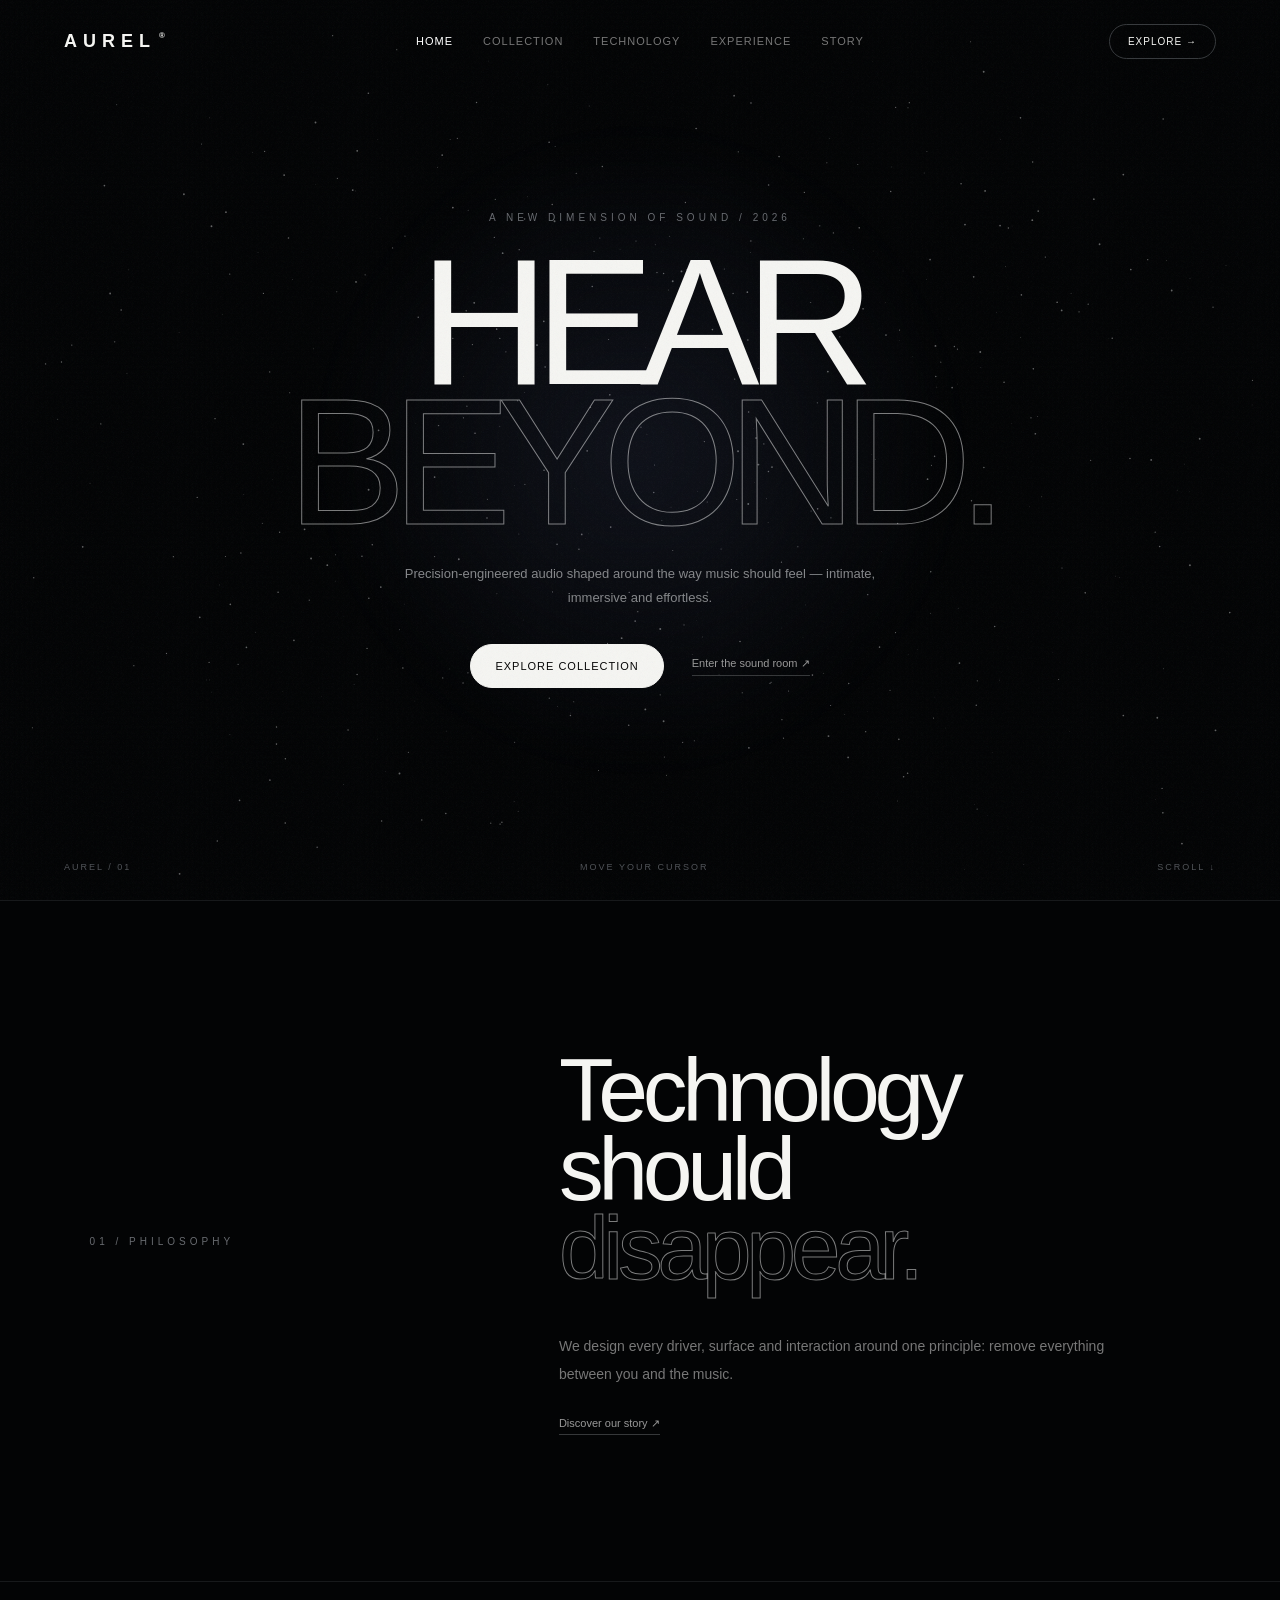
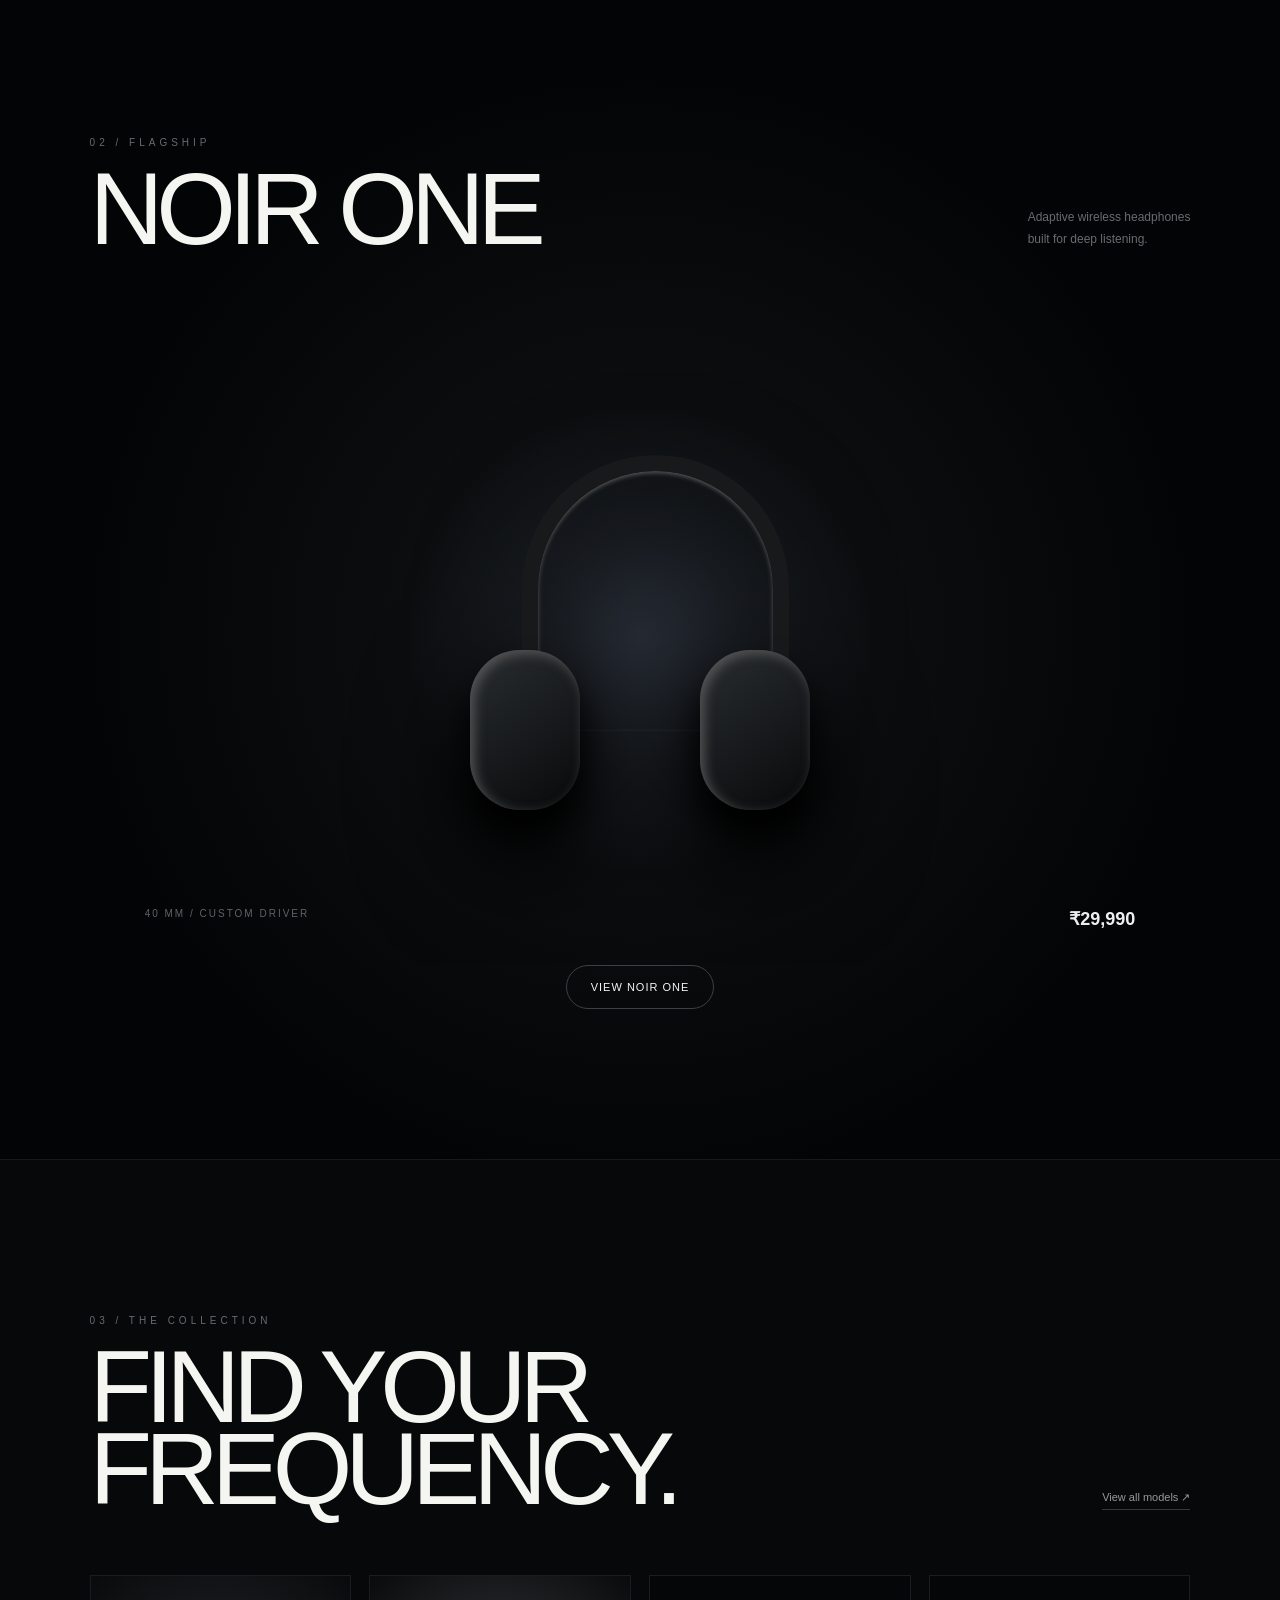
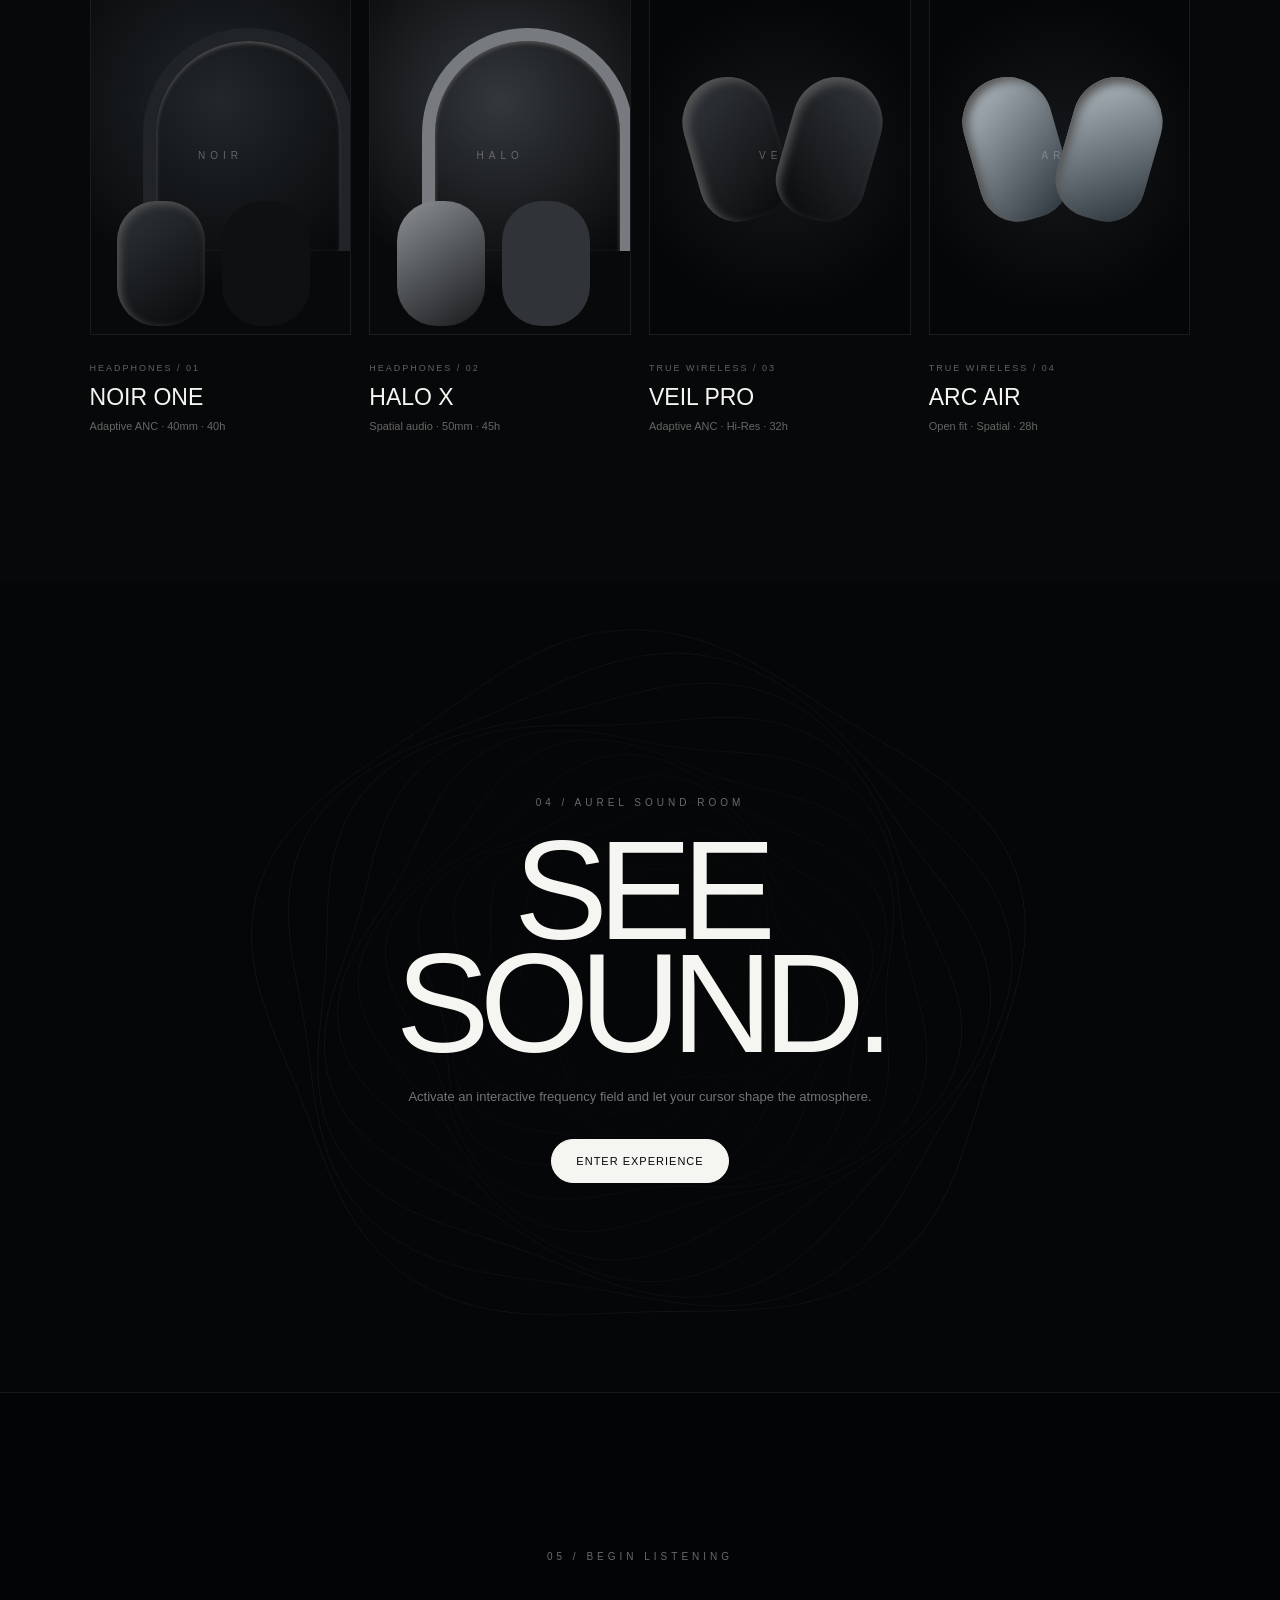
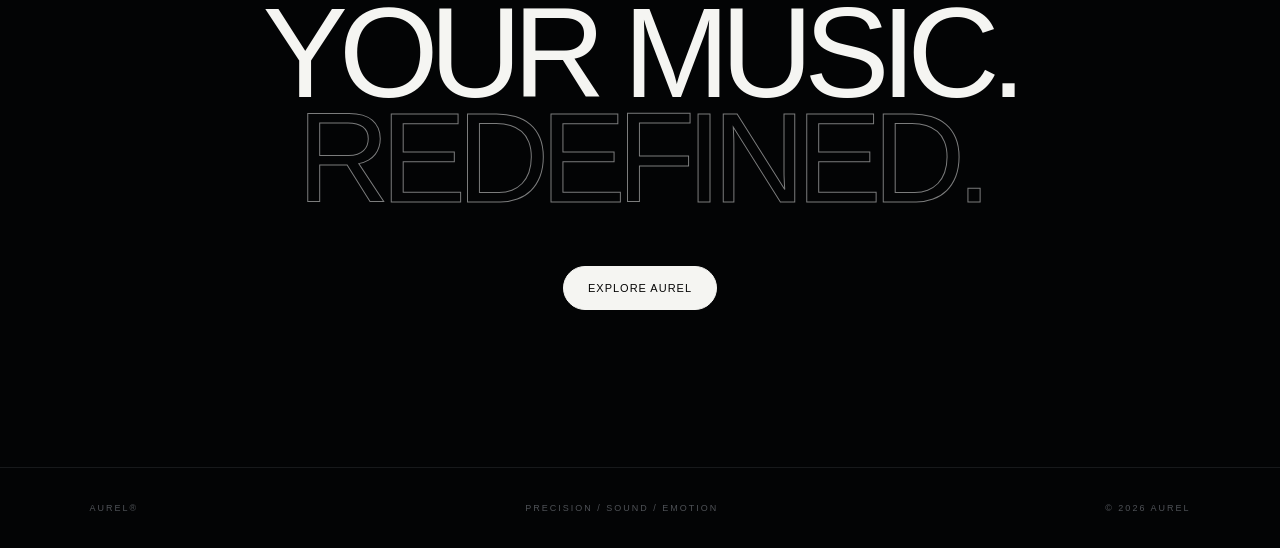
<file: index.html>
<!DOCTYPE html>
<html lang="en">
<head>
<meta charset="UTF-8">
<meta name="viewport" content="width=device-width, initial-scale=1.0">
<title>AUREL — Hear Beyond</title>
<meta name="description" content="AUREL premium audio — headphones, earphones and immersive sound experiences.">
<link rel="stylesheet" href="style.css">
</head>
<body>
<div class="grain"></div>

<header class="nav" id="nav">
  <a class="brand" href="index.html">AUREL<span>®</span></a>
  <nav>
    <a class="active" href="index.html">Home</a>
    <a href="collection.html">Collection</a>
    <a href="technology.html">Technology</a>
    <a href="experience.html">Experience</a>
    <a href="story.html">Story</a>
  </nav>
  <a class="nav-cta" href="collection.html">Explore →</a>
  <button class="menu" aria-label="Open menu">☰</button>
</header>

<main>
<section class="hero">
  <canvas id="fluidCanvas"></canvas>
  <div class="hero-glow"></div>
  <div class="hero-copy">
    <p class="eyebrow">A NEW DIMENSION OF SOUND / 2026</p>
    <h1>HEAR<br><span>BEYOND.</span></h1>
    <p class="hero-text">Precision-engineered audio shaped around the way music should feel — intimate, immersive and effortless.</p>
    <div class="actions">
      <a class="button light" href="collection.html">Explore collection</a>
      <a class="text-link" href="experience.html">Enter the sound room ↗</a>
    </div>
  </div>
  <div class="hero-meta"><span>AUREL / 01</span><span>MOVE YOUR CURSOR</span><span>SCROLL ↓</span></div>
</section>

<section class="statement section">
  <div class="section-label">01 / PHILOSOPHY</div>
  <div>
    <h2>Technology should<br><em>disappear.</em></h2>
    <p>We design every driver, surface and interaction around one principle: remove everything between you and the music.</p>
    <a class="text-link" href="story.html">Discover our story ↗</a>
  </div>
</section>

<section class="featured section">
  <div class="section-top">
    <div><span class="section-label">02 / FLAGSHIP</span><h2>NOIR ONE</h2></div>
    <p>Adaptive wireless headphones<br>built for deep listening.</p>
  </div>
  <div class="product-stage">
    <div class="product-orb"></div>
    <div class="headphone art-headphone"><i></i><b></b><b></b></div>
    <div class="stage-info"><span>40 MM / CUSTOM DRIVER</span><strong>₹29,990</strong></div>
  </div>
  <div class="center"><a class="button outline" href="product.html?id=noir-one">View NOIR ONE</a></div>
</section>

<section class="models-preview section">
  <div class="section-top"><div><span class="section-label">03 / THE COLLECTION</span><h2>FIND YOUR<br>FREQUENCY.</h2></div><a class="text-link" href="collection.html">View all models ↗</a></div>
  <div class="model-grid">
    <a class="model-card" href="product.html?id=noir-one"><div class="model-art headphone-art"><span>NOIR</span></div><small>HEADPHONES / 01</small><h3>NOIR ONE</h3><p>Adaptive ANC · 40mm · 40h</p></a>
    <a class="model-card" href="product.html?id=halo-x"><div class="model-art headphone-art silver"><span>HALO</span></div><small>HEADPHONES / 02</small><h3>HALO X</h3><p>Spatial audio · 50mm · 45h</p></a>
    <a class="model-card" href="product.html?id=veil-pro"><div class="model-art buds-art"><span>VEIL</span></div><small>TRUE WIRELESS / 03</small><h3>VEIL PRO</h3><p>Adaptive ANC · Hi-Res · 32h</p></a>
    <a class="model-card" href="product.html?id=arc-air"><div class="model-art buds-art clear"><span>ARC</span></div><small>TRUE WIRELESS / 04</small><h3>ARC AIR</h3><p>Open fit · Spatial · 28h</p></a>
  </div>
</section>

<section class="experience-teaser">
  <div class="experience-copy"><span class="section-label">04 / AUREL SOUND ROOM</span><h2>SEE<br>SOUND.</h2><p>Activate an interactive frequency field and let your cursor shape the atmosphere.</p><a class="button light" href="experience.html">Enter experience</a></div>
  <canvas id="waveCanvas"></canvas>
</section>

<section class="cta section">
  <span class="section-label">05 / BEGIN LISTENING</span>
  <h2>YOUR MUSIC.<br><em>REDEFINED.</em></h2>
  <a class="button light" href="collection.html">Explore AUREL</a>
</section>
</main>

<footer><span>AUREL®</span><span>PRECISION / SOUND / EMOTION</span><span>© 2026 AUREL</span></footer>
<script src="app.js"></script>
</body>
</html>
</file>
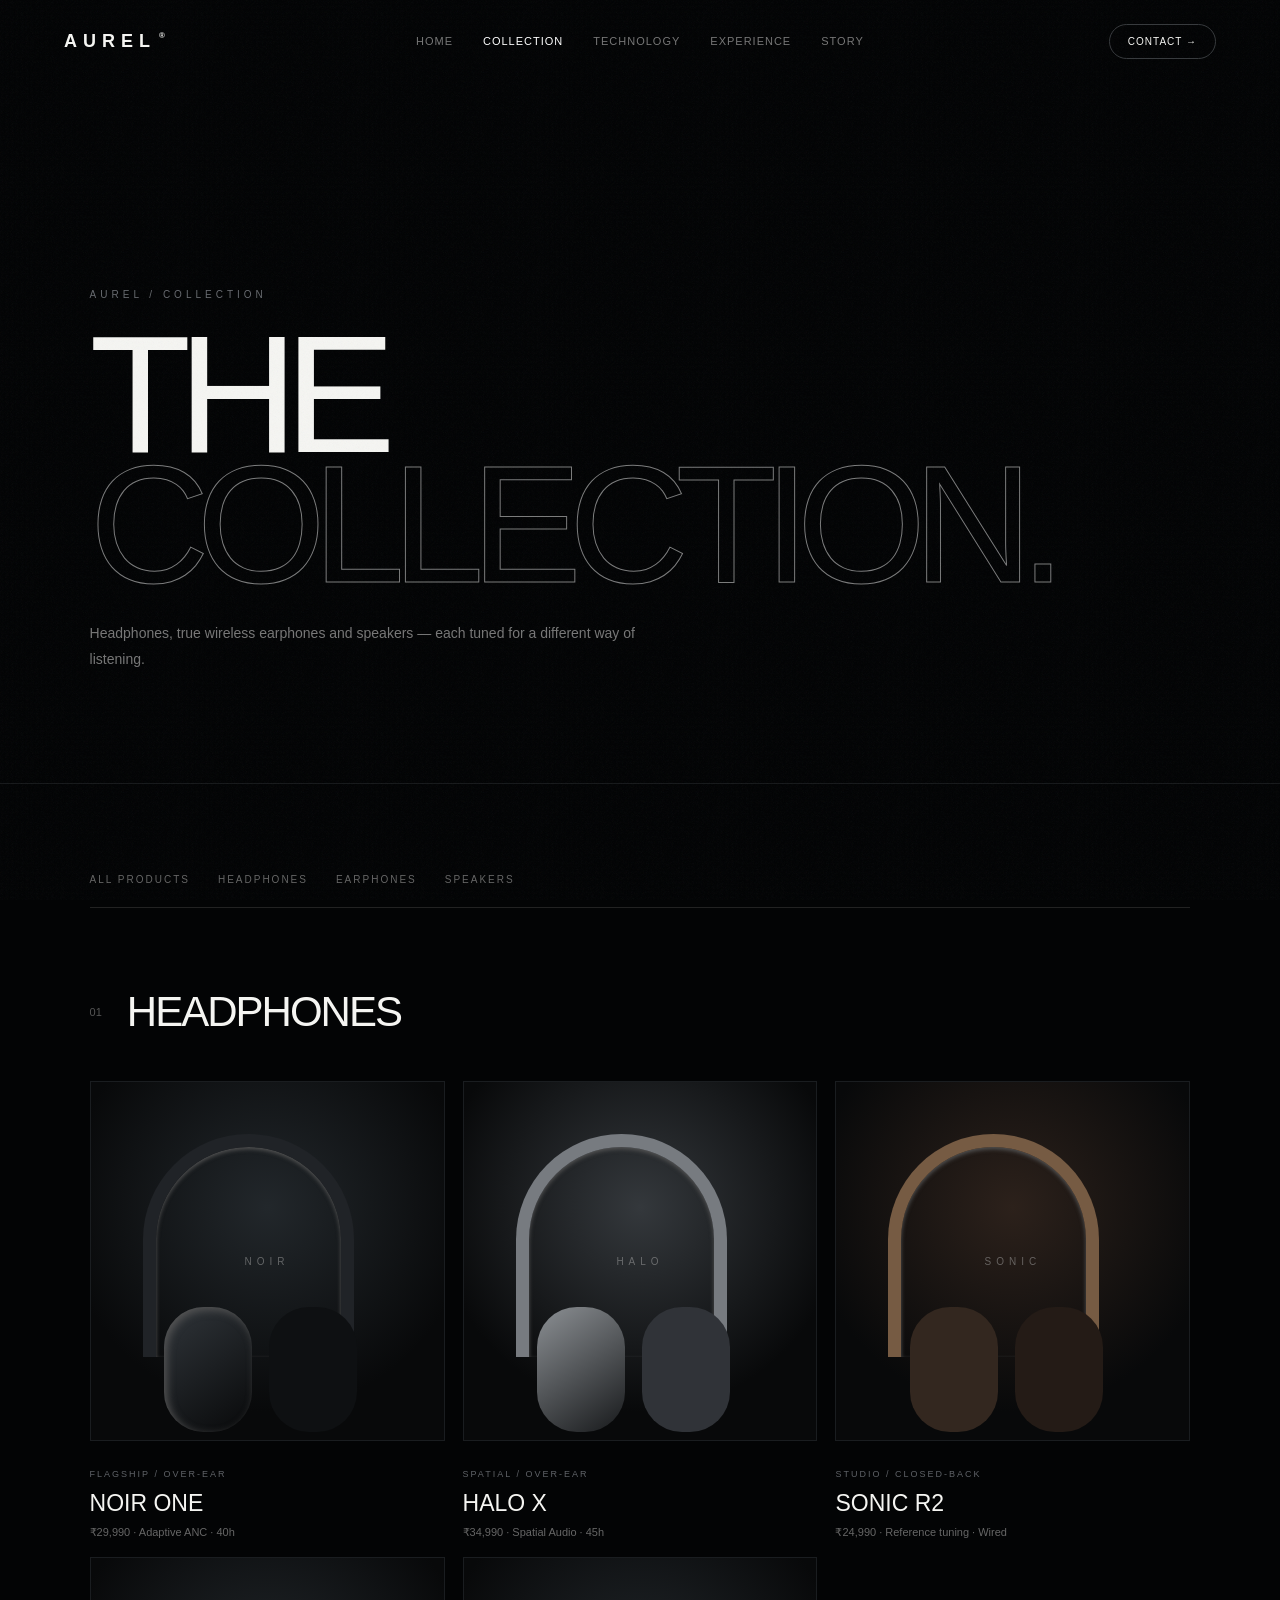
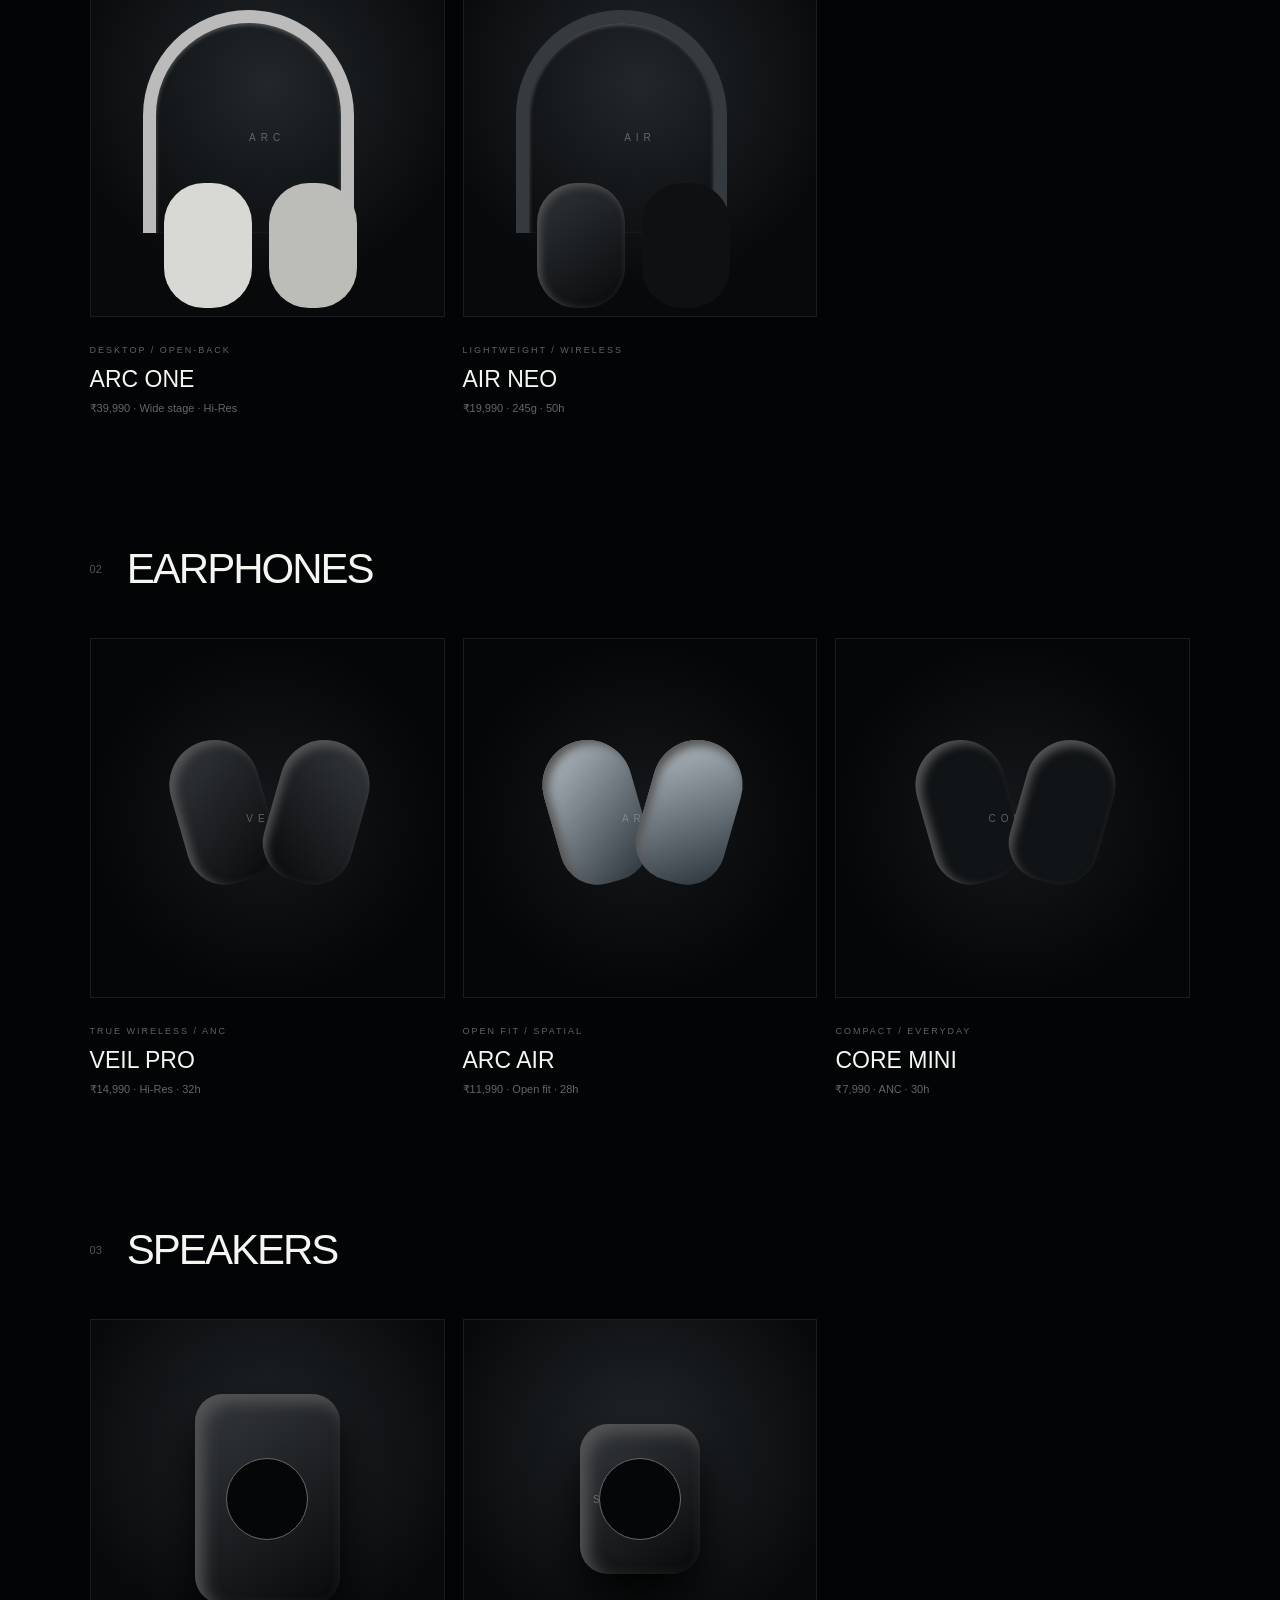
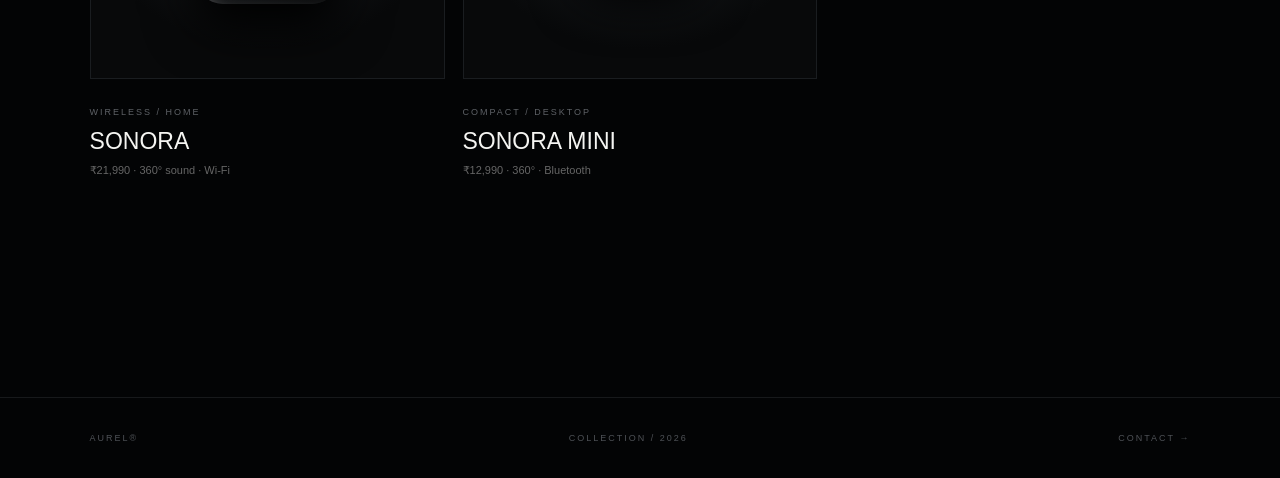
<file: collection.html>
<!DOCTYPE html>
<html lang="en"><head>
<meta charset="UTF-8"><meta name="viewport" content="width=device-width,initial-scale=1.0">
<title>AUREL — Collection</title><link rel="stylesheet" href="style.css">
</head><body><div class="grain"></div>
<header class="nav" id="nav"><a class="brand" href="index.html">AUREL<span>®</span></a><nav>
<a href="index.html">Home</a><a class="active" href="collection.html">Collection</a><a href="technology.html">Technology</a><a href="experience.html">Experience</a><a href="story.html">Story</a></nav><a class="nav-cta" href="contact.html">Contact →</a><button class="menu">☰</button></header>
<main class="page">
<section class="page-hero"><span class="section-label">AUREL / COLLECTION</span><h1>THE<br><em>COLLECTION.</em></h1><p>Headphones, true wireless earphones and speakers — each tuned for a different way of listening.</p></section>
<section class="catalog">
<div class="filter-row"><span>ALL PRODUCTS</span><a href="#headphones">HEADPHONES</a><a href="#earphones">EARPHONES</a><a href="#speakers">SPEAKERS</a></div>
<div id="headphones" class="catalog-section"><div class="catalog-title"><span>01</span><h2>HEADPHONES</h2></div><div class="model-grid three">
<a class="model-card" href="product.html?id=noir-one"><div class="model-art headphone-art"><span>NOIR</span></div><small>FLAGSHIP / OVER-EAR</small><h3>NOIR ONE</h3><p>₹29,990 · Adaptive ANC · 40h</p></a>
<a class="model-card" href="product.html?id=halo-x"><div class="model-art headphone-art silver"><span>HALO</span></div><small>SPATIAL / OVER-EAR</small><h3>HALO X</h3><p>₹34,990 · Spatial Audio · 45h</p></a>
<a class="model-card" href="product.html?id=sonic-r2"><div class="model-art headphone-art bronze"><span>SONIC</span></div><small>STUDIO / CLOSED-BACK</small><h3>SONIC R2</h3><p>₹24,990 · Reference tuning · Wired</p></a>
<a class="model-card" href="product.html?id=arc-one"><div class="model-art headphone-art white"><span>ARC</span></div><small>DESKTOP / OPEN-BACK</small><h3>ARC ONE</h3><p>₹39,990 · Wide stage · Hi-Res</p></a>
<a class="model-card" href="product.html?id=air-neo"><div class="model-art headphone-art graphite"><span>AIR</span></div><small>LIGHTWEIGHT / WIRELESS</small><h3>AIR NEO</h3><p>₹19,990 · 245g · 50h</p></a>
</div></div>
<div id="earphones" class="catalog-section"><div class="catalog-title"><span>02</span><h2>EARPHONES</h2></div><div class="model-grid three">
<a class="model-card" href="product.html?id=veil-pro"><div class="model-art buds-art"><span>VEIL</span></div><small>TRUE WIRELESS / ANC</small><h3>VEIL PRO</h3><p>₹14,990 · Hi-Res · 32h</p></a>
<a class="model-card" href="product.html?id=arc-air"><div class="model-art buds-art clear"><span>ARC</span></div><small>OPEN FIT / SPATIAL</small><h3>ARC AIR</h3><p>₹11,990 · Open fit · 28h</p></a>
<a class="model-card" href="product.html?id=core-mini"><div class="model-art buds-art dark"><span>CORE</span></div><small>COMPACT / EVERYDAY</small><h3>CORE MINI</h3><p>₹7,990 · ANC · 30h</p></a>
</div></div>
<div id="speakers" class="catalog-section"><div class="catalog-title"><span>03</span><h2>SPEAKERS</h2></div><div class="model-grid three">
<a class="model-card" href="product.html?id=sonora"><div class="model-art speaker-art"><span>SONORA</span></div><small>WIRELESS / HOME</small><h3>SONORA</h3><p>₹21,990 · 360° sound · Wi-Fi</p></a>
<a class="model-card" href="product.html?id=sonora-mini"><div class="model-art speaker-art mini"><span>SONORA M</span></div><small>COMPACT / DESKTOP</small><h3>SONORA MINI</h3><p>₹12,990 · 360° · Bluetooth</p></a>
</div></div>
</section></main>
<footer><span>AUREL®</span><span>COLLECTION / 2026</span><span><a href="contact.html">CONTACT →</a></span></footer><script src="app.js"></script></body></html>
</file>
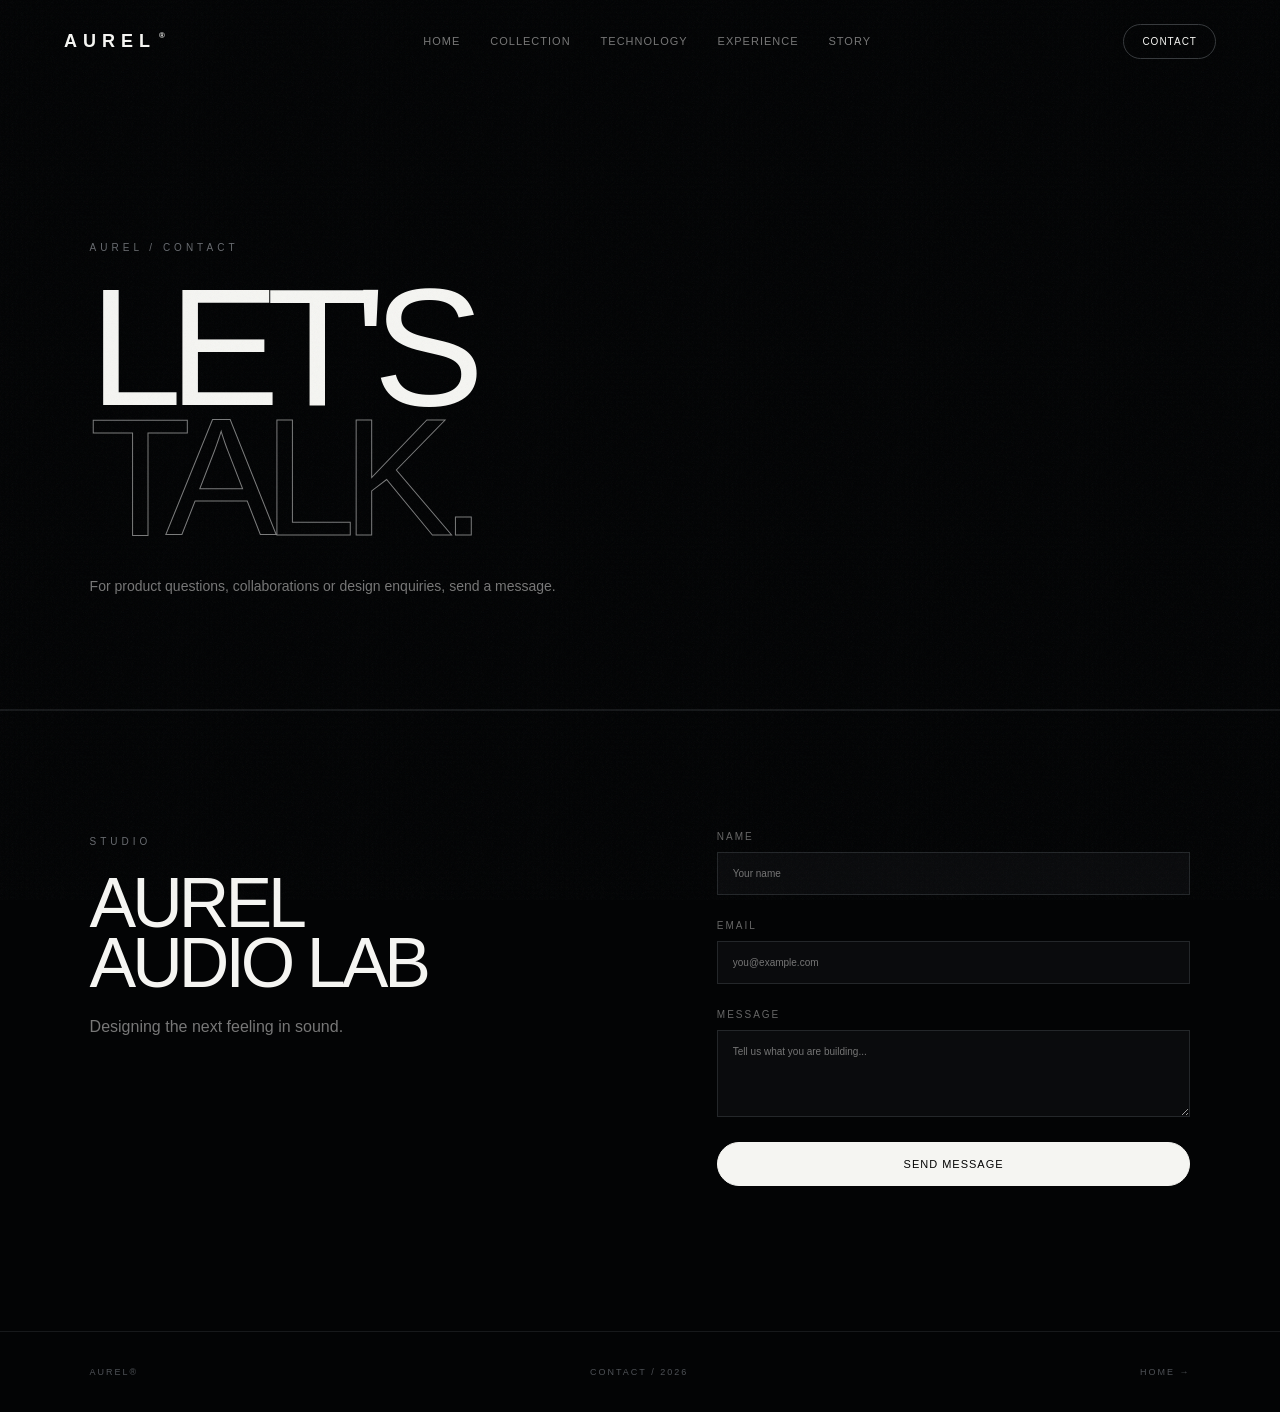
<file: contact.html>
<!DOCTYPE html><html lang="en"><head><meta charset="UTF-8"><meta name="viewport" content="width=device-width,initial-scale=1.0"><title>AUREL — Contact</title><link rel="stylesheet" href="style.css"></head><body><div class="grain"></div>
<header class="nav" id="nav"><a class="brand" href="index.html">AUREL<span>®</span></a><nav><a href="index.html">Home</a><a href="collection.html">Collection</a><a href="technology.html">Technology</a><a href="experience.html">Experience</a><a href="story.html">Story</a></nav><a class="nav-cta active" href="contact.html">Contact</a><button class="menu">☰</button></header>
<main class="page"><section class="page-hero compact"><span class="section-label">AUREL / CONTACT</span><h1>LET'S<br><em>TALK.</em></h1><p>For product questions, collaborations or design enquiries, send a message.</p></section>
<section class="contact-grid"><div><span class="section-label">STUDIO</span><h2>AUREL<br>AUDIO LAB</h2><p>Designing the next feeling in sound.</p></div><form onsubmit="event.preventDefault();document.getElementById('sent').textContent='Message ready — connect this form to your email service when you deploy.'"><label>Name<input required placeholder="Your name"></label><label>Email<input required type="email" placeholder="you@example.com"></label><label>Message<textarea required rows="5" placeholder="Tell us what you are building..."></textarea></label><button class="button light" type="submit">Send message</button><small id="sent"></small></form></section></main>
<footer><span>AUREL®</span><span>CONTACT / 2026</span><span><a href="index.html">HOME →</a></span></footer><script src="app.js"></script></body></html>
</file>
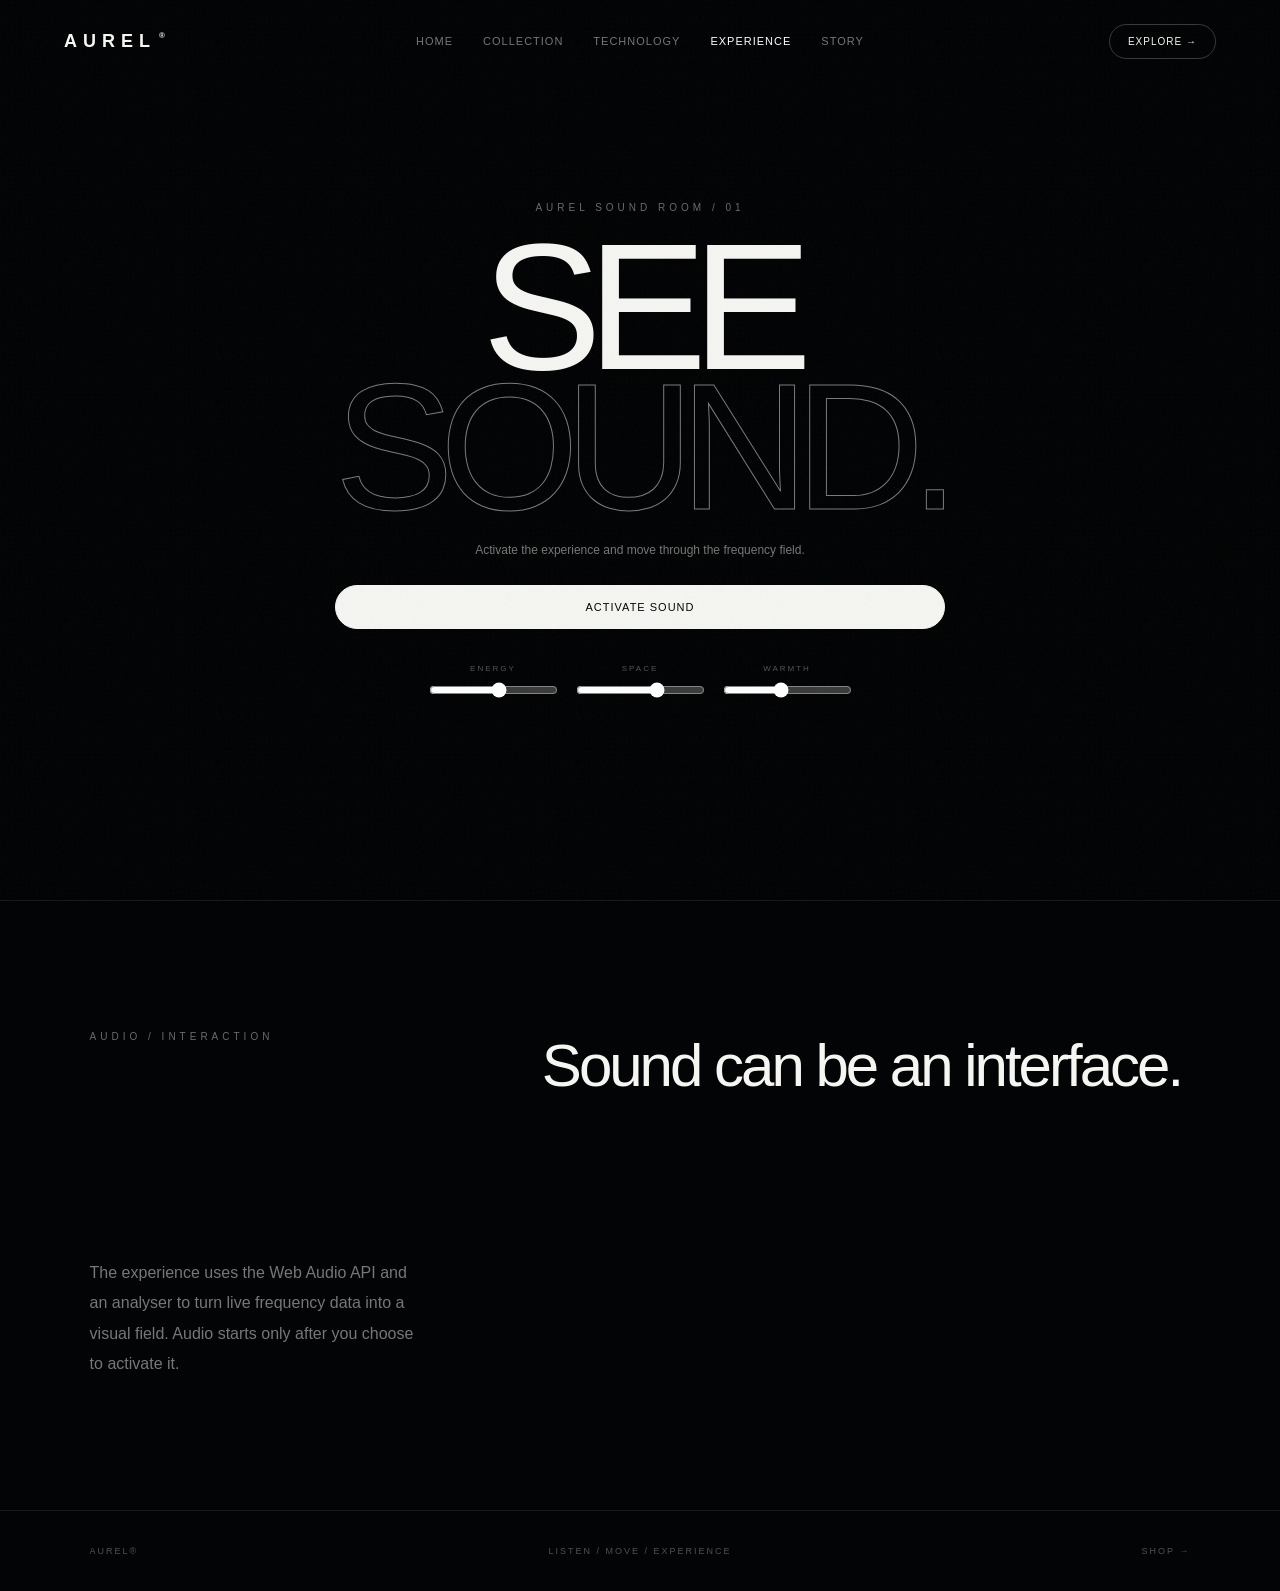
<file: experience.html>
<!DOCTYPE html><html lang="en"><head><meta charset="UTF-8"><meta name="viewport" content="width=device-width,initial-scale=1.0"><title>AUREL — Sound Room</title><link rel="stylesheet" href="style.css"></head><body class="sound-page"><div class="grain"></div>
<header class="nav" id="nav"><a class="brand" href="index.html">AUREL<span>®</span></a><nav><a href="index.html">Home</a><a href="collection.html">Collection</a><a href="technology.html">Technology</a><a class="active" href="experience.html">Experience</a><a href="story.html">Story</a></nav><a class="nav-cta" href="collection.html">Explore →</a><button class="menu">☰</button></header>
<main><section class="sound-room"><canvas id="soundCanvas"></canvas><div class="sound-ui"><span class="section-label">AUREL SOUND ROOM / 01</span><h1>SEE<br><em>SOUND.</em></h1><p>Activate the experience and move through the frequency field.</p><button id="soundButton" class="button light">Activate sound</button><div class="sound-controls"><label>ENERGY <input id="energy" type="range" min="0" max="100" value="55"></label><label>SPACE <input id="space" type="range" min="0" max="100" value="65"></label><label>WARMTH <input id="warmth" type="range" min="0" max="100" value="45"></label></div></div></section>
<section class="audio-note"><span class="section-label">AUDIO / INTERACTION</span><h2>Sound can be an interface.</h2><p>The experience uses the Web Audio API and an analyser to turn live frequency data into a visual field. Audio starts only after you choose to activate it.</p></section></main>
<footer><span>AUREL®</span><span>LISTEN / MOVE / EXPERIENCE</span><span><a href="collection.html">SHOP →</a></span></footer><script src="sound.js"></script><script src="app.js"></script></body></html>
</file>
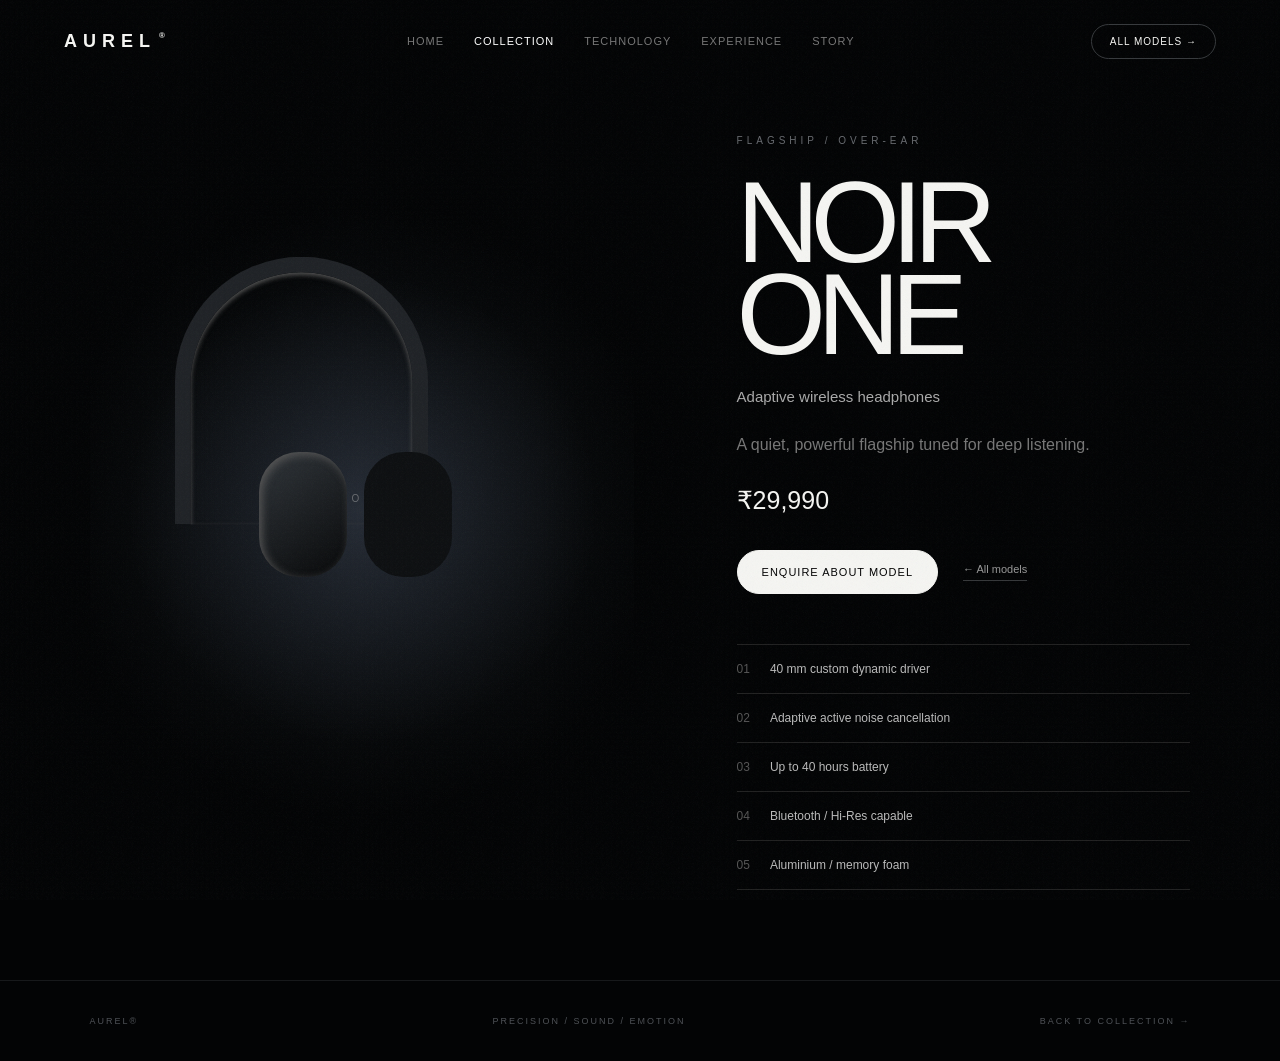
<file: product.html>
<!DOCTYPE html><html lang="en"><head><meta charset="UTF-8"><meta name="viewport" content="width=device-width,initial-scale=1.0"><title>AUREL — Product</title><link rel="stylesheet" href="style.css"></head><body><div class="grain"></div>
<header class="nav" id="nav"><a class="brand" href="index.html">AUREL<span>®</span></a><nav><a href="index.html">Home</a><a class="active" href="collection.html">Collection</a><a href="technology.html">Technology</a><a href="experience.html">Experience</a><a href="story.html">Story</a></nav><a class="nav-cta" href="collection.html">All models →</a><button class="menu">☰</button></header>
<main id="productPage"></main>
<footer><span>AUREL®</span><span>PRECISION / SOUND / EMOTION</span><span><a href="collection.html">BACK TO COLLECTION →</a></span></footer>
<script>
const products={
"noir-one":{name:"NOIR ONE",type:"FLAGSHIP / OVER-EAR",price:"₹29,990",tag:"Adaptive wireless headphones",desc:"A quiet, powerful flagship tuned for deep listening.",art:"headphone-art",specs:["40 mm custom dynamic driver","Adaptive active noise cancellation","Up to 40 hours battery","Bluetooth / Hi-Res capable","Aluminium / memory foam"]},
"halo-x":{name:"HALO X",type:"SPATIAL / OVER-EAR",price:"₹34,990",tag:"Immersive wireless headphones",desc:"A wider soundstage for cinematic listening.",art:"headphone-art silver",specs:["50 mm spatial driver","Immersive spatial processing","Up to 45 hours battery","Low-latency wireless mode","Precision aluminium frame"]},
"sonic-r2":{name:"SONIC R2",type:"STUDIO / CLOSED-BACK",price:"₹24,990",tag:"Reference studio headphones",desc:"A controlled reference platform for creators.",art:"headphone-art bronze",specs:["45 mm reference driver","Closed-back acoustic chamber","Detachable cable","Low distortion tuning","Studio-focused response"]},
"arc-one":{name:"ARC ONE",type:"DESKTOP / OPEN-BACK",price:"₹39,990",tag:"Open-back listening",desc:"An expansive desktop listening experience.",art:"headphone-art white",specs:["50 mm open-back driver","Wide natural soundstage","Premium metal yokes","High-resolution wired","Designed for home listening"]},
"air-neo":{name:"AIR NEO",type:"LIGHTWEIGHT / WIRELESS",price:"₹19,990",tag:"Everyday wireless",desc:"Light enough to disappear into your day.",art:"headphone-art graphite",specs:["40 mm dynamic driver","245 g construction","Up to 50 hours battery","Adaptive EQ","Foldable travel design"]},
"veil-pro":{name:"VEIL PRO",type:"TRUE WIRELESS / ANC",price:"₹14,990",tag:"True wireless earphones",desc:"Compact, immersive and intelligently quiet.",art:"buds-art",specs:["Dual-driver architecture","Adaptive ANC","Hi-Res wireless","Up to 32 hours with case","Wireless charging case"]},
"arc-air":{name:"ARC AIR",type:"OPEN FIT / SPATIAL",price:"₹11,990",tag:"Open-fit earphones",desc:"Airy listening without closing you off from the world.",art:"buds-art clear",specs:["Open-fit acoustic design","Spatial processing","Up to 28 hours","Touch controls","Low-latency mode"]},
"core-mini":{name:"CORE MINI",type:"COMPACT / EVERYDAY",price:"₹7,990",tag:"Compact true wireless",desc:"Small footprint. Full AUREL character.",art:"buds-art dark",specs:["10 mm dynamic driver","Active noise cancellation","Up to 30 hours","Pocket charging case","IP-rated everyday design"]},
"sonora":{name:"SONORA",type:"WIRELESS / HOME",price:"₹21,990",tag:"360° home speaker",desc:"Room-filling sound in a sculptural form.",art:"speaker-art",specs:["360° acoustic dispersion","Wi-Fi + Bluetooth","Multi-room ready","Adaptive room tuning","Premium enclosure"]},
"sonora-mini":{name:"SONORA MINI",type:"COMPACT / DESKTOP",price:"₹12,990",tag:"Compact wireless speaker",desc:"A small speaker with a surprisingly large field.",art:"speaker-art mini",specs:["360° sound","Bluetooth","Desktop optimized","USB-C power","Compact enclosure"]}
};
const id=new URLSearchParams(location.search).get("id")||"noir-one";const p=products[id]||products["noir-one"];
document.title="AUREL — "+p.name;
document.getElementById("productPage").innerHTML=`
<section class="product-detail"><div class="detail-art"><div class="product-orb"></div><div class="model-art ${p.art}"><span>${p.name.split(" ")[0]}</span></div></div>
<div class="detail-copy"><span class="section-label">${p.type}</span><h1>${p.name}</h1><h3>${p.tag}</h3><p>${p.desc}</p><strong class="price">${p.price}</strong><div class="detail-actions"><a class="button light" href="contact.html">Enquire about model</a><a class="text-link" href="collection.html">← All models</a></div><div class="detail-specs">${p.specs.map((s,i)=>`<p><span>0${i+1}</span>${s}</p>`).join("")}</div></div></section>`;
</script><script src="app.js"></script></body></html>
</file>
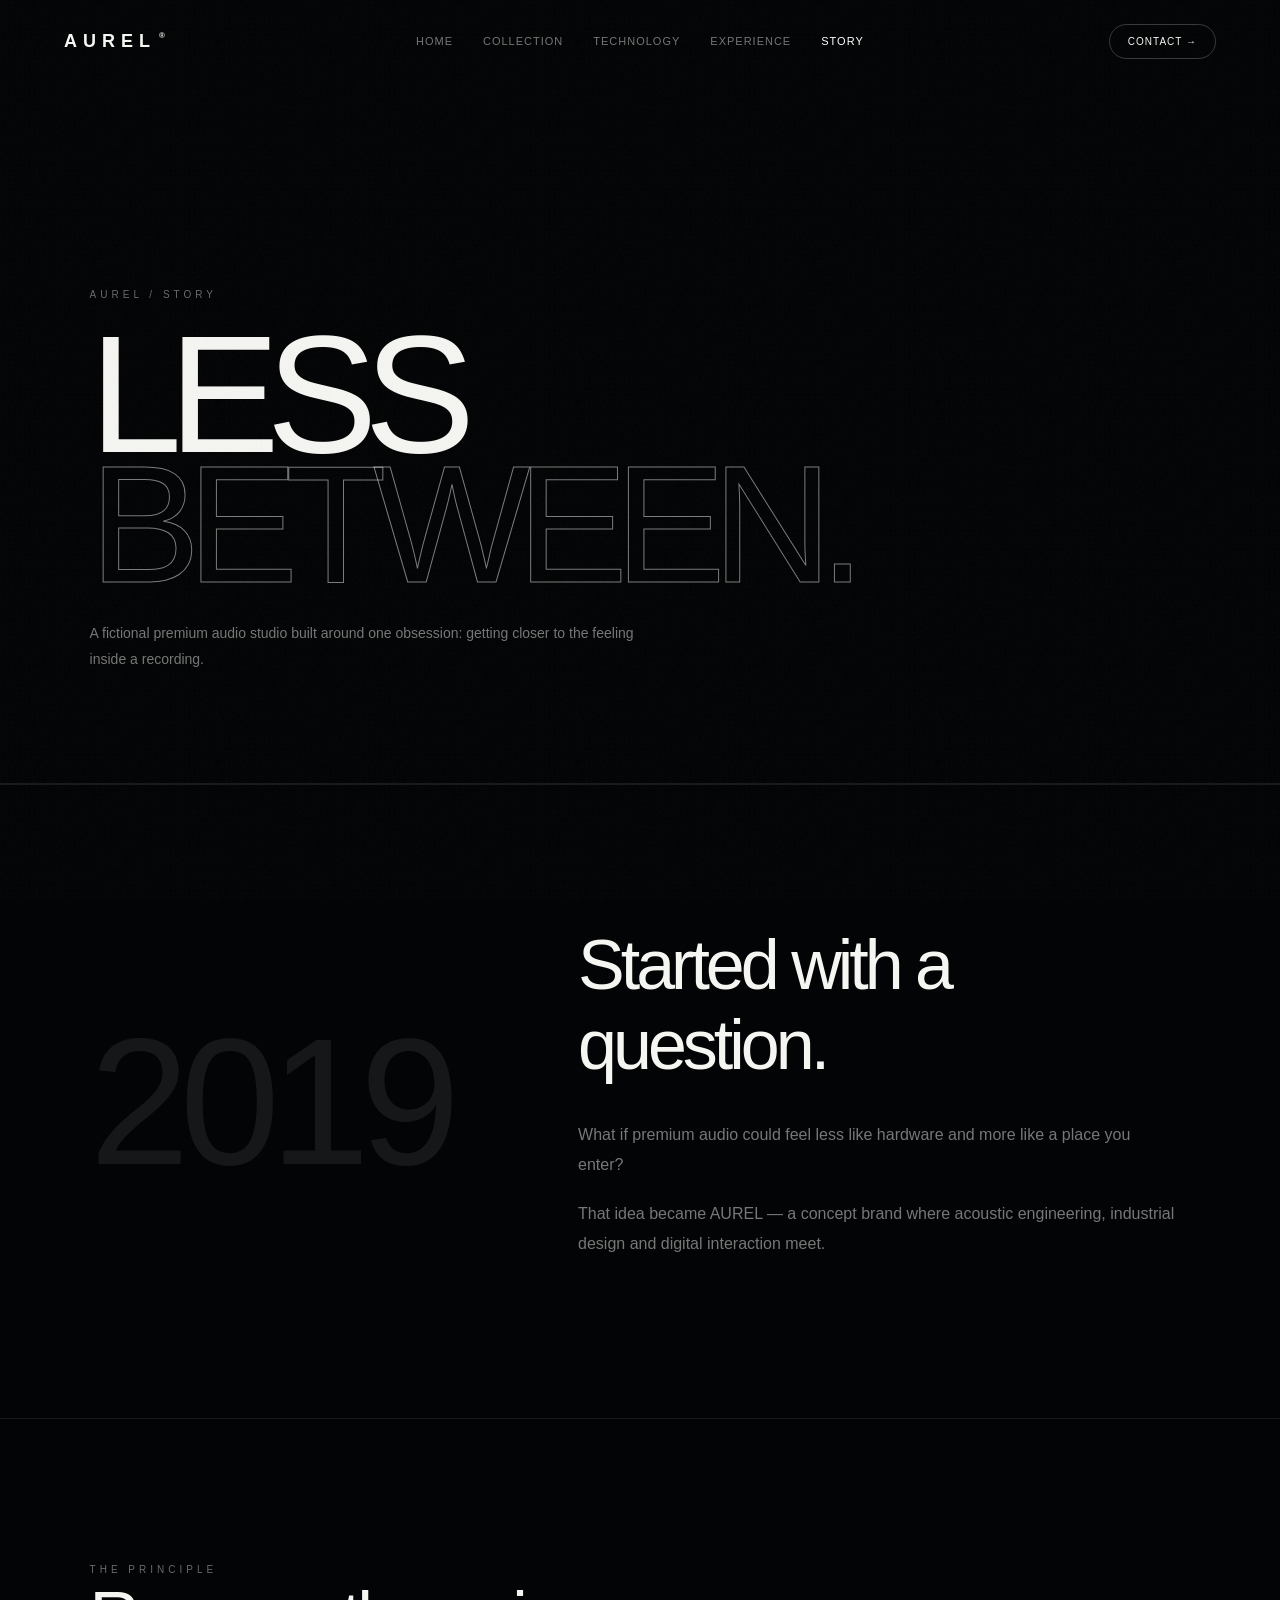
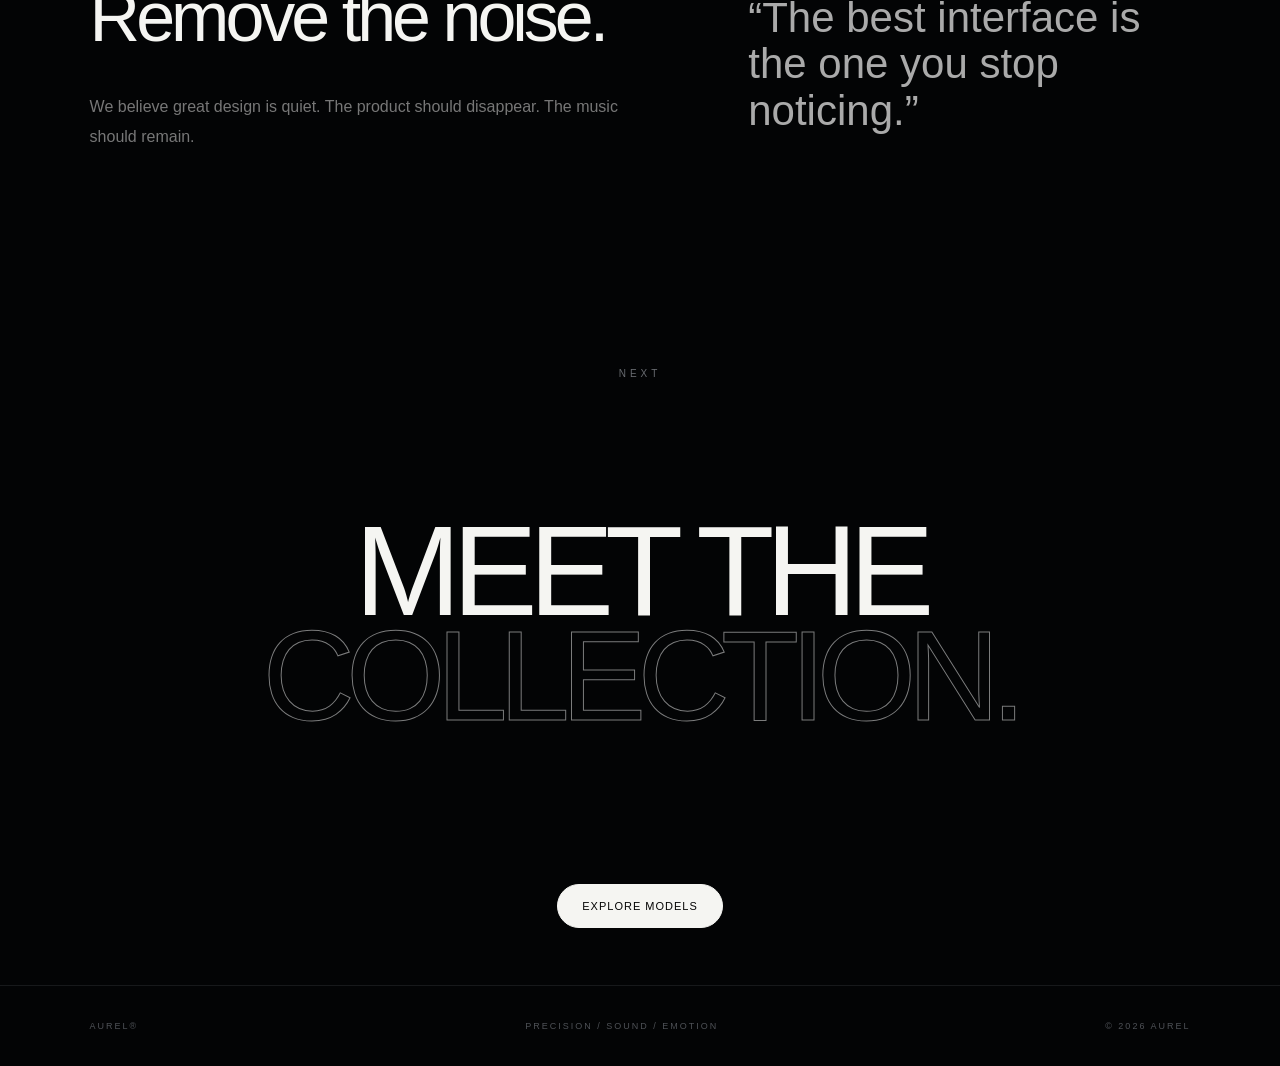
<file: story.html>
<!DOCTYPE html><html lang="en"><head><meta charset="UTF-8"><meta name="viewport" content="width=device-width,initial-scale=1.0"><title>AUREL — Story</title><link rel="stylesheet" href="style.css"></head><body><div class="grain"></div>
<header class="nav" id="nav"><a class="brand" href="index.html">AUREL<span>®</span></a><nav><a href="index.html">Home</a><a href="collection.html">Collection</a><a href="technology.html">Technology</a><a href="experience.html">Experience</a><a class="active" href="story.html">Story</a></nav><a class="nav-cta" href="contact.html">Contact →</a><button class="menu">☰</button></header>
<main class="page"><section class="page-hero"><span class="section-label">AUREL / STORY</span><h1>LESS<br><em>BETWEEN.</em></h1><p>A fictional premium audio studio built around one obsession: getting closer to the feeling inside a recording.</p></section>
<section class="story-block"><div class="big-number">2019</div><div><h2>Started with a question.</h2><p>What if premium audio could feel less like hardware and more like a place you enter?</p><p>That idea became AUREL — a concept brand where acoustic engineering, industrial design and digital interaction meet.</p></div></section>
<section class="story-block reverse"><div><span class="section-label">THE PRINCIPLE</span><h2>Remove the noise.</h2><p>We believe great design is quiet. The product should disappear. The music should remain.</p></div><div class="quote">“The best interface is the one you stop noticing.”</div></section>
<section class="cta"><span class="section-label">NEXT</span><h2>MEET THE<br><em>COLLECTION.</em></h2><a class="button light" href="collection.html">Explore models</a></section></main>
<footer><span>AUREL®</span><span>PRECISION / SOUND / EMOTION</span><span>© 2026 AUREL</span></footer><script src="app.js"></script></body></html>
</file>
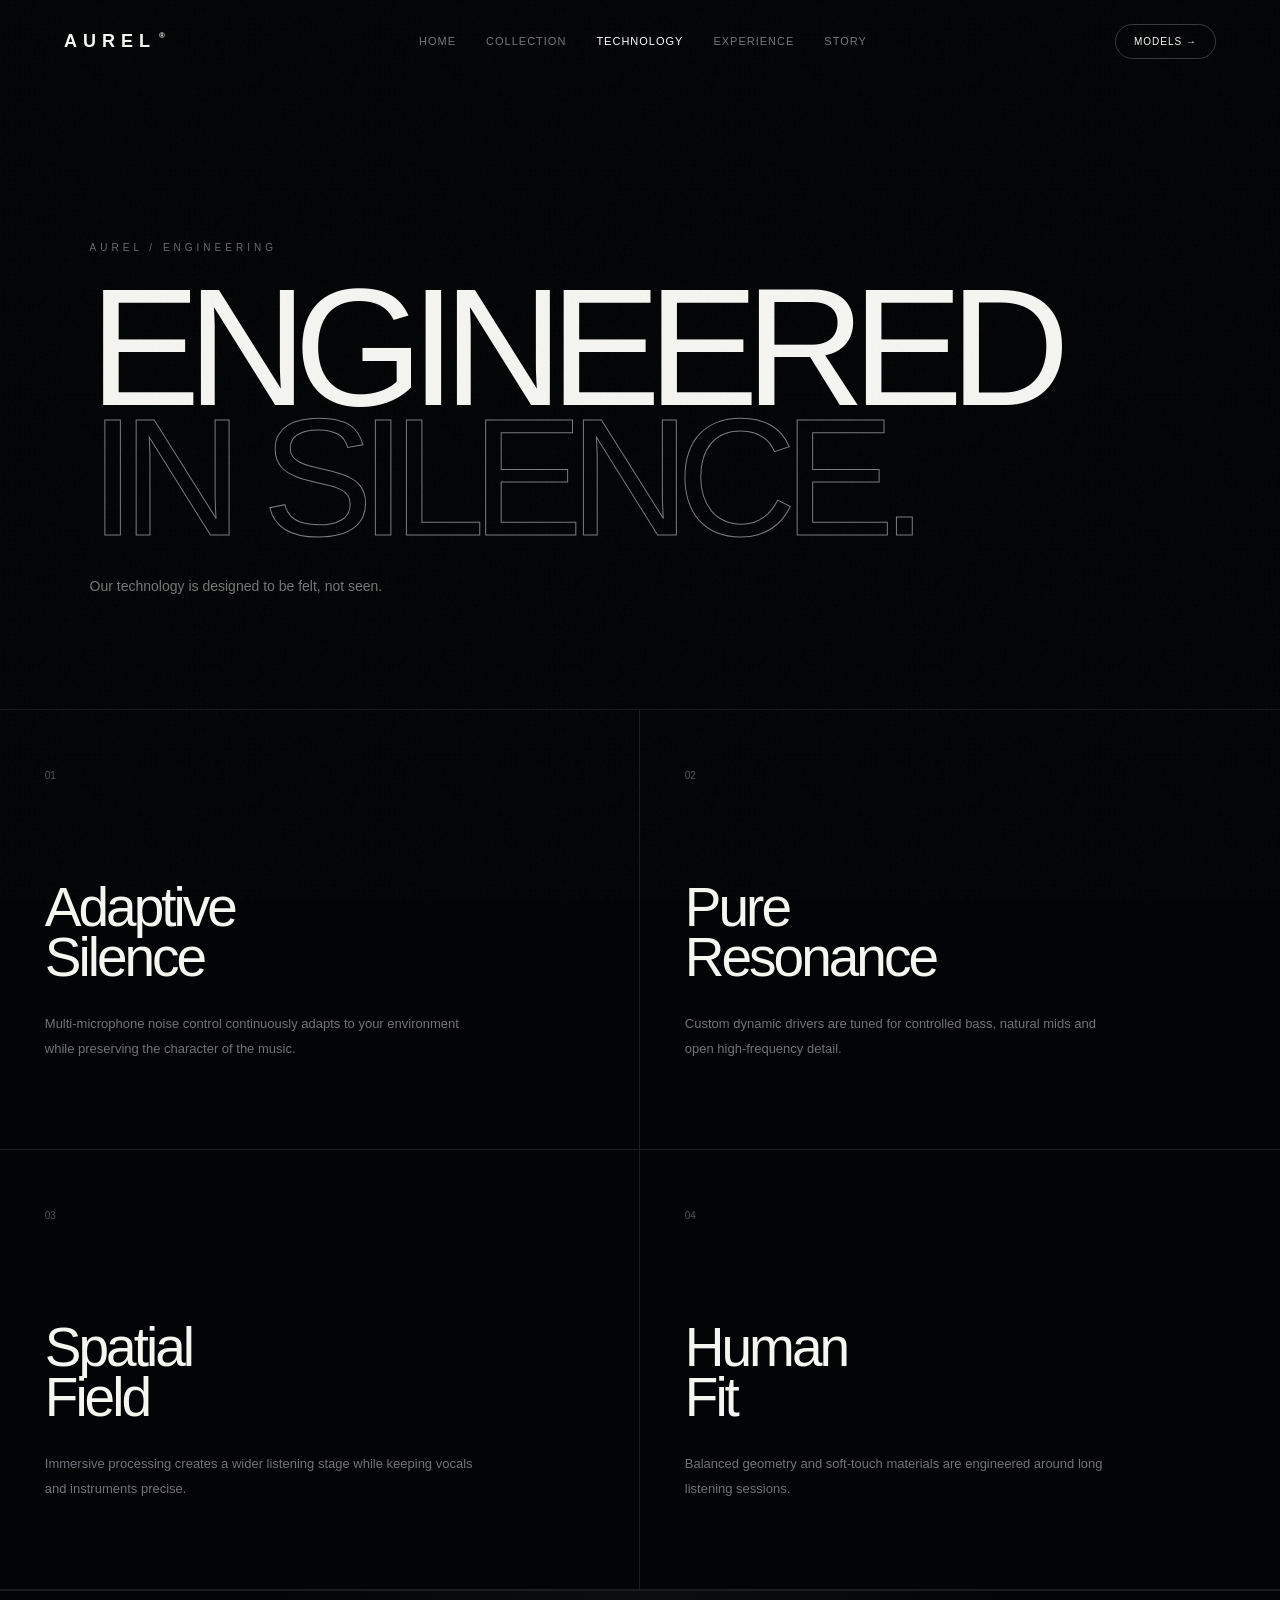
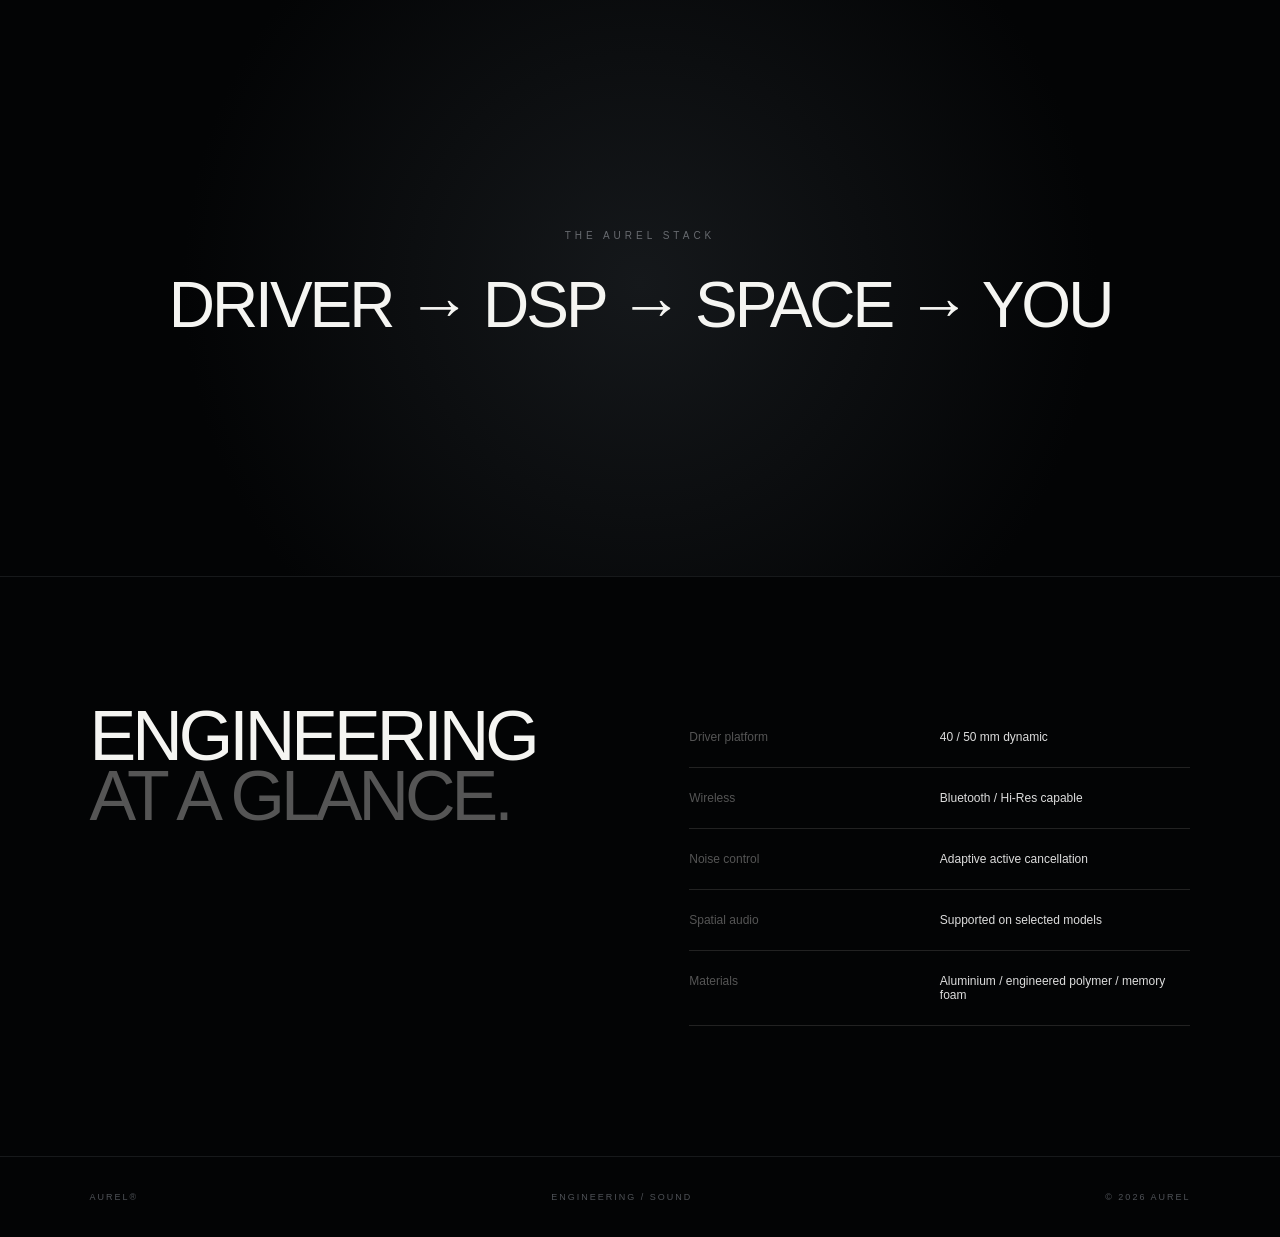
<file: technology.html>
<!DOCTYPE html><html lang="en"><head><meta charset="UTF-8"><meta name="viewport" content="width=device-width,initial-scale=1.0"><title>AUREL — Technology</title><link rel="stylesheet" href="style.css"></head><body><div class="grain"></div>
<header class="nav" id="nav"><a class="brand" href="index.html">AUREL<span>®</span></a><nav><a href="index.html">Home</a><a href="collection.html">Collection</a><a class="active" href="technology.html">Technology</a><a href="experience.html">Experience</a><a href="story.html">Story</a></nav><a class="nav-cta" href="collection.html">Models →</a><button class="menu">☰</button></header>
<main class="page"><section class="page-hero compact"><span class="section-label">AUREL / ENGINEERING</span><h1>ENGINEERED<br><em>IN SILENCE.</em></h1><p>Our technology is designed to be felt, not seen.</p></section>
<section class="tech-grid"><article><span>01</span><h2>Adaptive<br>Silence</h2><p>Multi-microphone noise control continuously adapts to your environment while preserving the character of the music.</p></article><article><span>02</span><h2>Pure<br>Resonance</h2><p>Custom dynamic drivers are tuned for controlled bass, natural mids and open high-frequency detail.</p></article><article><span>03</span><h2>Spatial<br>Field</h2><p>Immersive processing creates a wider listening stage while keeping vocals and instruments precise.</p></article><article><span>04</span><h2>Human<br>Fit</h2><p>Balanced geometry and soft-touch materials are engineered around long listening sessions.</p></article></section>
<section class="tech-banner"><div><span class="section-label">THE AUREL STACK</span><h2>DRIVER → DSP → SPACE → YOU</h2></div></section>
<section class="spec-table"><h2>ENGINEERING<br><em>AT A GLANCE.</em></h2><div><p><b>Driver platform</b><span>40 / 50 mm dynamic</span></p><p><b>Wireless</b><span>Bluetooth / Hi-Res capable</span></p><p><b>Noise control</b><span>Adaptive active cancellation</span></p><p><b>Spatial audio</b><span>Supported on selected models</span></p><p><b>Materials</b><span>Aluminium / engineered polymer / memory foam</span></p></div></section>
</main><footer><span>AUREL®</span><span>ENGINEERING / SOUND</span><span>© 2026 AUREL</span></footer><script src="app.js"></script></body></html>
</file>
<file: style.css>
*{box-sizing:border-box;margin:0;padding:0}html{scroll-behavior:smooth}body{background:#030405;color:#f5f5f2;font-family:Arial,Helvetica,sans-serif;overflow-x:hidden}a{color:inherit;text-decoration:none}button,input,textarea{font:inherit}.grain{position:fixed;inset:0;pointer-events:none;z-index:999;opacity:.045;background-image:url("data:image/svg+xml,%3Csvg xmlns='http://www.w3.org/2000/svg' width='180' height='180'%3E%3Cfilter id='n'%3E%3CfeTurbulence baseFrequency='.8' numOctaves='4' stitchTiles='stitch'/%3E%3C/filter%3E%3Crect width='100%25' height='100%25' filter='url(%23n)'/%3E%3C/svg%3E")}.nav{height:82px;position:fixed;top:0;left:0;right:0;padding:0 5%;display:flex;align-items:center;justify-content:space-between;z-index:1000;transition:.4s}.nav.scrolled{background:rgba(3,4,5,.72);backdrop-filter:blur(22px);border-bottom:1px solid #17191b}.brand{font-size:18px;letter-spacing:6px;font-weight:600}.brand span{font-size:8px;vertical-align:top;margin-left:3px}.nav nav{display:flex;gap:30px;color:#777;font-size:11px;text-transform:uppercase;letter-spacing:1px}.nav nav a:hover,.nav nav .active{color:#fff}.nav-cta{border:1px solid #383b3e;border-radius:100px;padding:11px 18px;font-size:10px;text-transform:uppercase;letter-spacing:1px}.nav-cta:hover{background:#fff;color:#000}.menu{display:none;background:none;border:0;color:#fff;font-size:20px}.hero{height:100vh;min-height:700px;position:relative;display:grid;place-items:center;overflow:hidden}.hero canvas{position:absolute;inset:0;width:100%;height:100%}.hero-glow{position:absolute;width:55vw;height:55vw;border-radius:50%;background:radial-gradient(circle,rgba(150,170,255,.09),transparent 65%);filter:blur(20px)}.hero-copy{text-align:center;position:relative;z-index:2;max-width:850px;padding:0 20px}.eyebrow,.section-label{font-size:10px;letter-spacing:4px;color:#686b70;text-transform:uppercase}.hero h1{font-size:clamp(80px,14vw,190px);line-height:.78;letter-spacing:-.08em;font-weight:500;margin:30px 0}.hero h1 span,.page-hero h1 em,.cta h2 em,.statement h2 em,.sound-ui h1 em{color:transparent;-webkit-text-stroke:1px rgba(255,255,255,.48);font-style:normal}.hero-text{max-width:500px;margin:auto;color:#85878a;line-height:1.8;font-size:13px}.actions{display:flex;justify-content:center;gap:28px;align-items:center;margin-top:35px}.button{display:inline-block;padding:15px 24px;border-radius:100px;border:1px solid #3c3f43;font-size:11px;text-transform:uppercase;letter-spacing:1px;transition:.3s}.button.light{background:#f5f5f2;color:#050505;border-color:#f5f5f2}.button:hover{transform:translateY(-3px)}.button.light:hover{box-shadow:0 15px 45px rgba(255,255,255,.12)}.button.outline:hover{background:#fff;color:#000}.text-link{font-size:11px;color:#999;border-bottom:1px solid #36383a;padding-bottom:5px}.text-link:hover{color:#fff}.hero-meta{position:absolute;bottom:28px;left:5%;right:5%;display:flex;justify-content:space-between;color:#505358;font-size:9px;letter-spacing:2px}.section{padding:150px 7%;border-top:1px solid #17191b}.statement{display:grid;grid-template-columns:1fr 2fr;gap:12vw;min-height:75vh;align-items:center}.statement h2{font-size:clamp(50px,7vw,105px);font-weight:400;line-height:.88;letter-spacing:-.06em}.statement p{color:#777;max-width:560px;line-height:2;margin:45px 0 25px;font-size:14px}.featured{background:radial-gradient(circle at 50% 55%,#111416,#030405 62%)}.section-top{display:flex;justify-content:space-between;align-items:end;margin-bottom:65px}.section-top h2{font-size:clamp(55px,8vw,120px);font-weight:400;line-height:.8;letter-spacing:-.07em;margin-top:18px}.section-top>p{color:#686b70;font-size:12px;line-height:1.8}.product-stage{height:650px;position:relative;display:grid;place-items:center;overflow:hidden}.product-orb{position:absolute;width:520px;height:520px;border-radius:50%;background:radial-gradient(circle,rgba(180,200,255,.13),transparent 64%);animation:breathe 7s ease-in-out infinite}.headphone{position:relative;width:340px;height:410px;filter:drop-shadow(0 30px 50px #000)}.art-headphone:before,.headphone-art:before{content:"";position:absolute;width:235px;height:260px;left:52px;top:20px;border:16px solid #17191b;border-bottom:0;border-radius:150px 150px 0 0;box-shadow:inset 0 2px 4px #555}.art-headphone i,.art-headphone b,.headphone-art:after{content:"";position:absolute;width:110px;height:160px;top:215px;border-radius:50px;background:linear-gradient(145deg,#292d31,#08090a);box-shadow:inset 4px 4px 12px #555,0 25px 35px #000}.art-headphone i{left:0}.art-headphone b:first-of-type{right:0}.art-headphone b:nth-of-type(2){display:none}.stage-info{position:absolute;bottom:35px;left:5%;right:5%;display:flex;justify-content:space-between;color:#5f6267;font-size:10px;letter-spacing:2px}.stage-info strong{color:#eee;font-size:18px;letter-spacing:0}.center{text-align:center}.models-preview{background:#070809}.model-grid{display:grid;grid-template-columns:repeat(4,1fr);gap:18px}.model-grid.three{grid-template-columns:repeat(3,1fr)}.model-card{display:block;min-width:0}.model-art{height:360px;background:radial-gradient(circle at 50% 35%,#22272b,#08090a 70%);position:relative;display:grid;place-items:center;overflow:hidden;margin-bottom:22px;border:1px solid #1a1d20;transition:.5s}.model-card:hover .model-art{transform:translateY(-7px);border-color:#3b3e42}.model-art span{position:absolute;font-size:10px;letter-spacing:5px;color:#aaa;opacity:.5}.headphone-art:before{content:"";width:185px;height:210px;border:13px solid #202327;border-bottom:0;border-radius:120px 120px 0 0;position:absolute;top:52px}.headphone-art:after{content:"";width:88px;height:125px;background:linear-gradient(145deg,#30353a,#08090a);border-radius:40px;position:absolute;left:calc(50% - 103px);top:225px;box-shadow:105px 0 0 -0px #0e1012, inset 3px 3px 8px #555}.headphone-art.silver{background:radial-gradient(circle at 50% 35%,#34383c,#08090a 70%)}.headphone-art.silver:before{border-color:#777b80}.headphone-art.silver:after{background:linear-gradient(145deg,#8c9094,#17191b);box-shadow:105px 0 0 #303338}.headphone-art.bronze{background:radial-gradient(circle at 50% 35%,#2c211b,#08090a 70%)}.headphone-art.bronze:before{border-color:#765b43}.headphone-art.bronze:after{background:#33271f;box-shadow:105px 0 0 #241b16}.headphone-art.white:before{border-color:#bbb}.headphone-art.white:after{background:#d8d8d4;box-shadow:105px 0 0 #bcbdb9}.headphone-art.graphite:before{border-color:#353a3f}.buds-art{background:radial-gradient(circle,#15181b,#050607 70%)}.buds-art:before,.buds-art:after{content:"";position:absolute;width:90px;height:145px;border-radius:50px 50px 42px 42px;background:linear-gradient(145deg,#34383d,#08090a);transform:rotate(-16deg);left:calc(50% - 90px);top:100px;box-shadow:inset 5px 5px 10px #555}.buds-art:after{transform:rotate(16deg);left:calc(50% + 5px);background:linear-gradient(215deg,#34383d,#08090a)}.buds-art.clear:before,.buds-art.clear:after{background:linear-gradient(145deg,#b8c2c8,#283038)}.buds-art.dark:before,.buds-art.dark:after{background:#111416}.speaker-art:before{content:"";width:145px;height:210px;border-radius:28px;background:linear-gradient(145deg,#34383d,#08090a);box-shadow:inset 8px 8px 16px #555,0 25px 50px #000}.speaker-art:after{content:"";position:absolute;width:80px;height:80px;border:1px solid #666;border-radius:50%;background:#050607}.speaker-art.mini:before{width:120px;height:150px}.model-card small{color:#5f6267;font-size:9px;letter-spacing:2px}.model-card h3{font-size:23px;font-weight:400;margin:9px 0}.model-card p{color:#666;font-size:11px}.experience-teaser{min-height:90vh;position:relative;display:grid;place-items:center;overflow:hidden;background:#050607}.experience-teaser canvas{position:absolute;inset:0;width:100%;height:100%}.experience-copy{position:relative;z-index:2;text-align:center;max-width:600px}.experience-copy h2{font-size:clamp(70px,11vw,150px);font-weight:400;line-height:.8;letter-spacing:-.07em;margin:25px 0}.experience-copy p{color:#72757a;font-size:13px;line-height:1.8;margin-bottom:30px}.cta{text-align:center;min-height:75vh;display:grid;place-items:center}.cta h2{font-size:clamp(65px,10vw,145px);font-weight:400;line-height:.82;letter-spacing:-.07em;margin:25px 0 40px}.page{padding-top:82px}.page-hero{min-height:78vh;padding:160px 7% 110px;display:flex;flex-direction:column;justify-content:end;border-bottom:1px solid #17191b}.page-hero.compact{min-height:65vh}.page-hero h1{font-size:clamp(80px,13vw,175px);font-weight:400;line-height:.78;letter-spacing:-.08em;margin:30px 0}.page-hero p{max-width:580px;color:#777;line-height:1.9;font-size:14px}.catalog{padding:90px 7%}.filter-row{display:flex;gap:28px;border-bottom:1px solid #222;padding-bottom:22px;margin-bottom:80px;color:#666;font-size:10px;letter-spacing:2px}.filter-row a:hover{color:#fff}.catalog-section{margin-bottom:130px}.catalog-title{display:flex;align-items:center;gap:25px;margin-bottom:45px}.catalog-title span{color:#555;font-size:11px}.catalog-title h2{font-size:42px;font-weight:400;letter-spacing:-2px}.tech-grid{display:grid;grid-template-columns:repeat(2,1fr);border-bottom:1px solid #1b1d20}.tech-grid article{min-height:440px;padding:55px 7%;border-right:1px solid #1b1d20;border-bottom:1px solid #1b1d20}.tech-grid article:nth-child(even){border-right:0}.tech-grid span{color:#555;font-size:10px}.tech-grid h2{font-size:55px;line-height:.9;font-weight:400;letter-spacing:-3px;margin:100px 0 30px}.tech-grid p{color:#707378;max-width:430px;line-height:1.9;font-size:13px}.tech-banner{min-height:65vh;display:grid;place-items:center;text-align:center;background:radial-gradient(circle,#15181b,#030405 65%)}.tech-banner h2{font-size:clamp(30px,5vw,70px);font-weight:400;letter-spacing:-3px;margin-top:25px}.spec-table{padding:130px 7%;display:grid;grid-template-columns:1fr 1.5fr;gap:12vw;border-top:1px solid #17191b}.spec-table h2{font-size:70px;font-weight:400;line-height:.85;letter-spacing:-4px}.spec-table h2 em{color:#555;font-style:normal}.spec-table p{display:grid;grid-template-columns:1fr 1fr;padding:23px 0;border-bottom:1px solid #222;font-size:12px}.spec-table b{color:#555;font-weight:400}.spec-table span{color:#ddd}.sound-room{height:100vh;min-height:700px;position:relative;overflow:hidden;background:#020304}.sound-room canvas{position:absolute;inset:0;width:100%;height:100%}.sound-ui{position:absolute;z-index:2;inset:0;display:grid;place-content:center;text-align:center}.sound-ui h1{font-size:clamp(90px,14vw,190px);font-weight:400;line-height:.78;letter-spacing:-.08em;margin:25px 0}.sound-ui p{color:#777;font-size:12px;margin-bottom:28px}.sound-controls{display:flex;gap:18px;justify-content:center;margin-top:35px}.sound-controls label{font-size:8px;letter-spacing:2px;color:#555;display:flex;flex-direction:column;gap:9px}.sound-controls input{accent-color:#fff}.audio-note{padding:130px 7%;display:grid;grid-template-columns:1fr 2fr;gap:10vw;border-top:1px solid #17191b}.audio-note h2{font-size:60px;font-weight:400;letter-spacing:-3px}.audio-note p{color:#777;line-height:1.9;max-width:650px;margin-top:30px}.story-block{padding:140px 7%;display:grid;grid-template-columns:1fr 2fr;gap:10vw;border-top:1px solid #17191b;align-items:center}.story-block.reverse{grid-template-columns:1.2fr 1fr}.big-number{font-size:180px;color:#151719;letter-spacing:-10px}.story-block h2{font-size:70px;font-weight:400;letter-spacing:-4px;margin-bottom:35px}.story-block p{color:#777;max-width:600px;line-height:1.9;margin-bottom:18px}.quote{font-size:42px;line-height:1.1;color:#aaa}.contact-grid{padding:120px 7%;display:grid;grid-template-columns:1fr 1fr;gap:12vw;border-top:1px solid #17191b}.contact-grid h2{font-size:70px;font-weight:400;line-height:.85;letter-spacing:-4px;margin:25px 0}.contact-grid p{color:#777}.contact-grid form{display:flex;flex-direction:column;gap:25px}.contact-grid label{color:#666;font-size:10px;letter-spacing:2px;text-transform:uppercase}.contact-grid input,.contact-grid textarea{display:block;width:100%;margin-top:10px;background:#0a0b0d;border:1px solid #24272a;color:#fff;padding:15px;outline:none}.contact-grid input:focus,.contact-grid textarea:focus{border-color:#666}.contact-grid small{color:#777}.product-detail{min-height:100vh;padding:130px 7% 90px;display:grid;grid-template-columns:1.2fr 1fr;gap:8vw;align-items:center}.detail-art{height:680px;position:relative;display:grid;place-items:center;background:radial-gradient(circle,#111518,#030405 70%);overflow:hidden}.detail-art .model-art{width:80%;height:80%;border:0;background:transparent}.detail-copy h1{font-size:clamp(70px,9vw,125px);font-weight:400;line-height:.8;letter-spacing:-.08em;margin:28px 0}.detail-copy h3{font-size:15px;font-weight:400;color:#aaa}.detail-copy>p{color:#777;line-height:1.9;max-width:470px;margin:25px 0}.price{font-size:25px;font-weight:400}.detail-actions{display:flex;gap:25px;align-items:center;margin:35px 0 50px}.detail-specs{border-top:1px solid #222}.detail-specs p{display:flex;gap:20px;padding:17px 0;border-bottom:1px solid #222;color:#bbb;font-size:12px}.detail-specs span{color:#555}.detail-art .headphone-art:before{transform:scale(1.2)}.detail-art .buds-art:before,.detail-art .buds-art:after{transform:scale(1.25)}footer{padding:35px 7%;border-top:1px solid #17191b;display:flex;justify-content:space-between;color:#4f5257;font-size:9px;letter-spacing:2px}footer a:hover{color:#fff}@keyframes breathe{0%,100%{transform:scale(.92);opacity:.65}50%{transform:scale(1.08);opacity:1}}@media(max-width:900px){.nav nav,.nav-cta{display:none}.menu{display:block}.nav{padding:0 6%}.model-grid,.model-grid.three{grid-template-columns:repeat(2,1fr)}.statement,.spec-table,.audio-note,.contact-grid,.product-detail{grid-template-columns:1fr;gap:60px}.tech-grid{grid-template-columns:1fr}.tech-grid article{border-right:0}.page-hero{min-height:65vh}.product-stage{height:520px}.sound-controls{flex-wrap:wrap}.story-block,.story-block.reverse{grid-template-columns:1fr}.big-number{font-size:110px}.story-block h2,.contact-grid h2{font-size:55px}.detail-art{height:500px}}@media(max-width:560px){.model-grid,.model-grid.three{grid-template-columns:1fr}.hero h1{font-size:76px}.actions{flex-direction:column}.section{padding:100px 6%}.page-hero{padding:130px 6% 80px}.page-hero h1{font-size:78px}.filter-row{overflow:auto;white-space:nowrap}.section-top{display:block}.section-top>p{margin-top:30px}.hero-meta span:nth-child(2){display:none}.hero-meta{font-size:8px}.detail-copy h1{font-size:70px}.detail-actions{flex-direction:column;align-items:flex-start}footer{flex-direction:column;gap:15px}}@media(prefers-reduced-motion:reduce){*{scroll-behavior:auto!important;animation-duration:.01ms!important;transition-duration:.01ms!important}}
</file>
